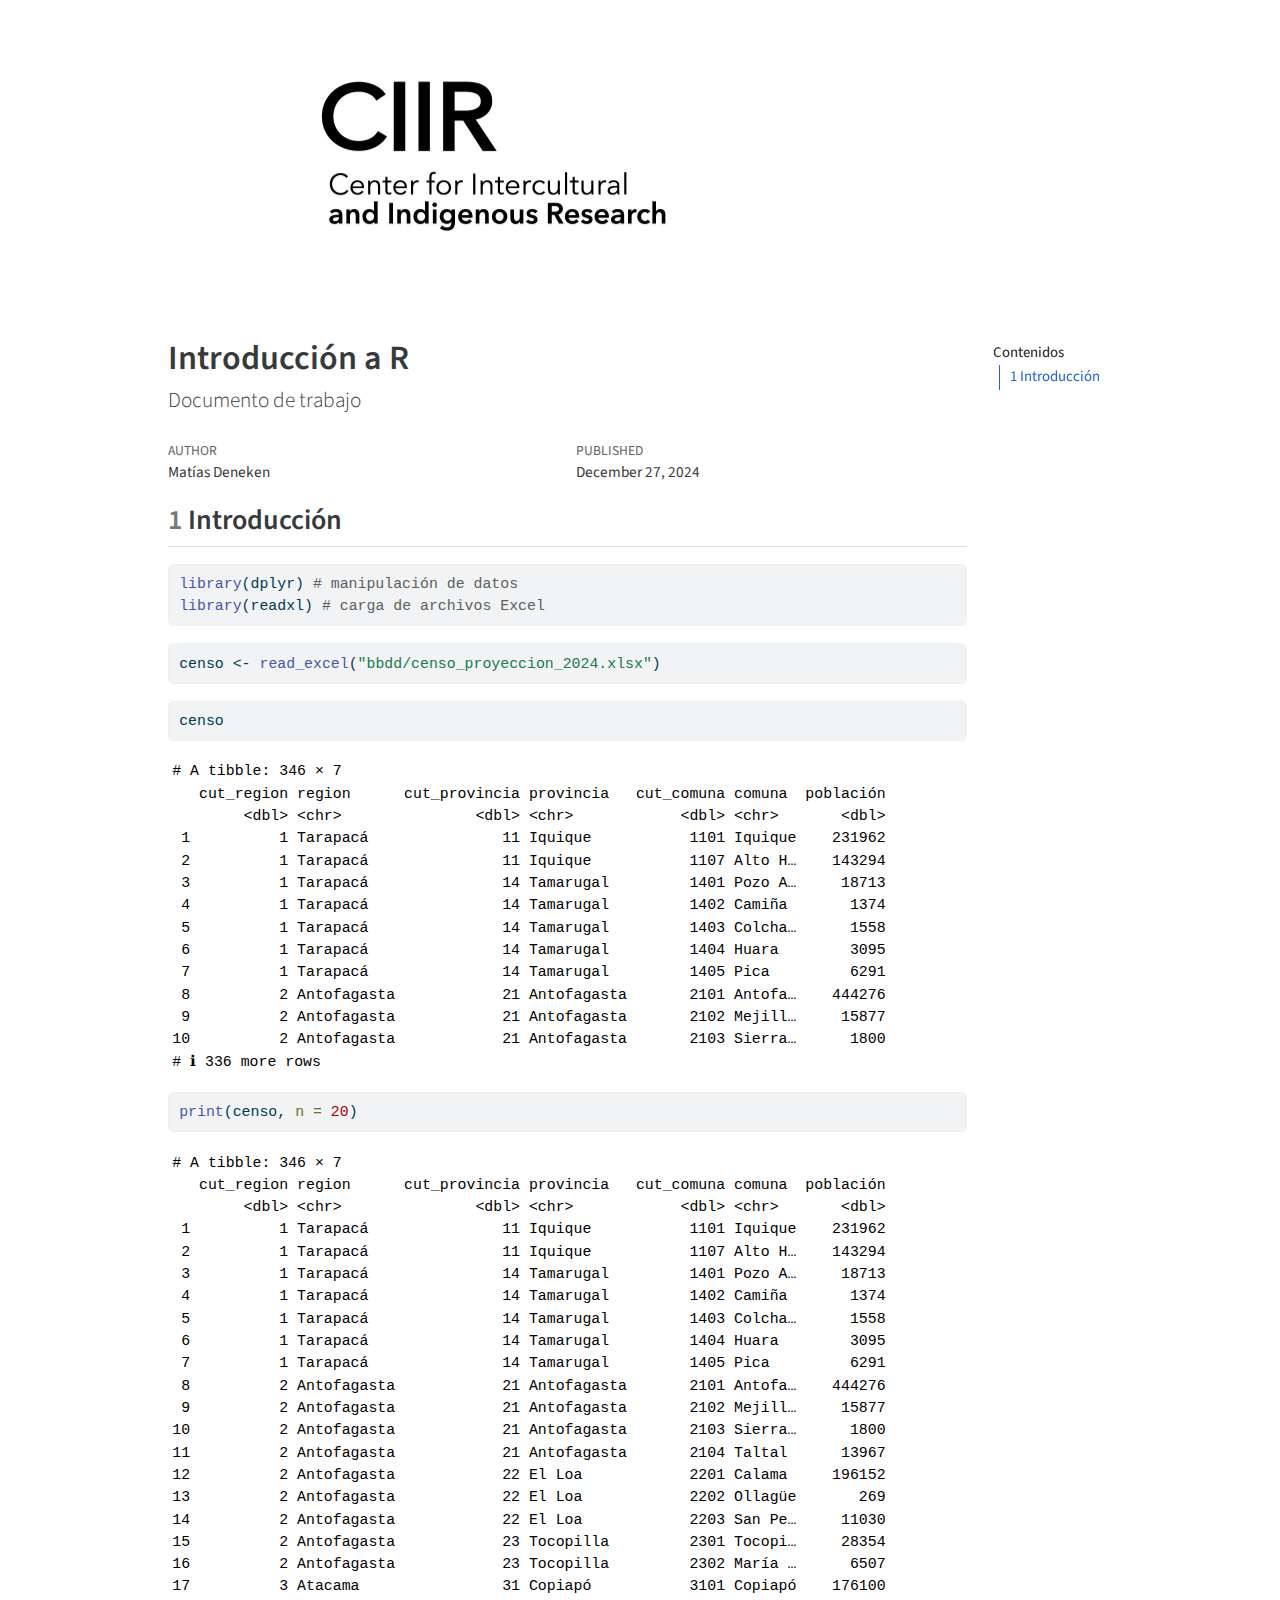
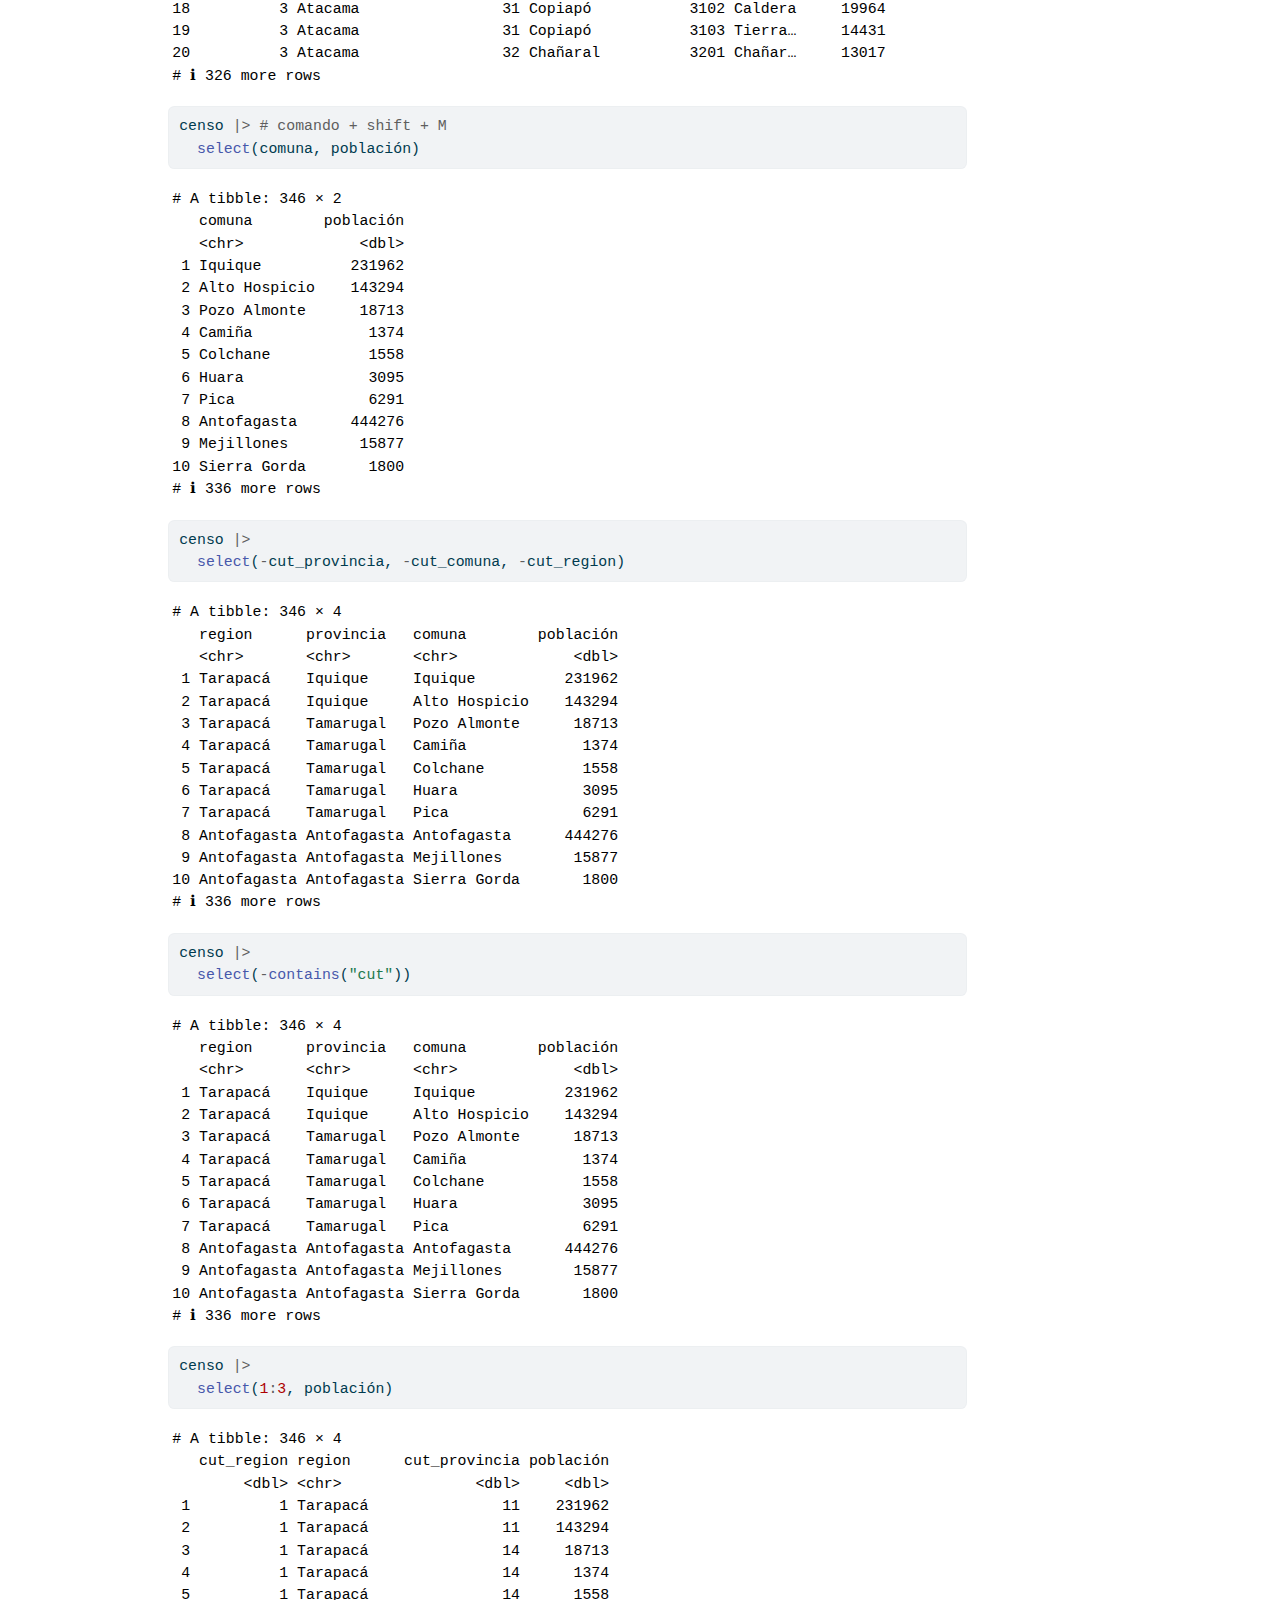
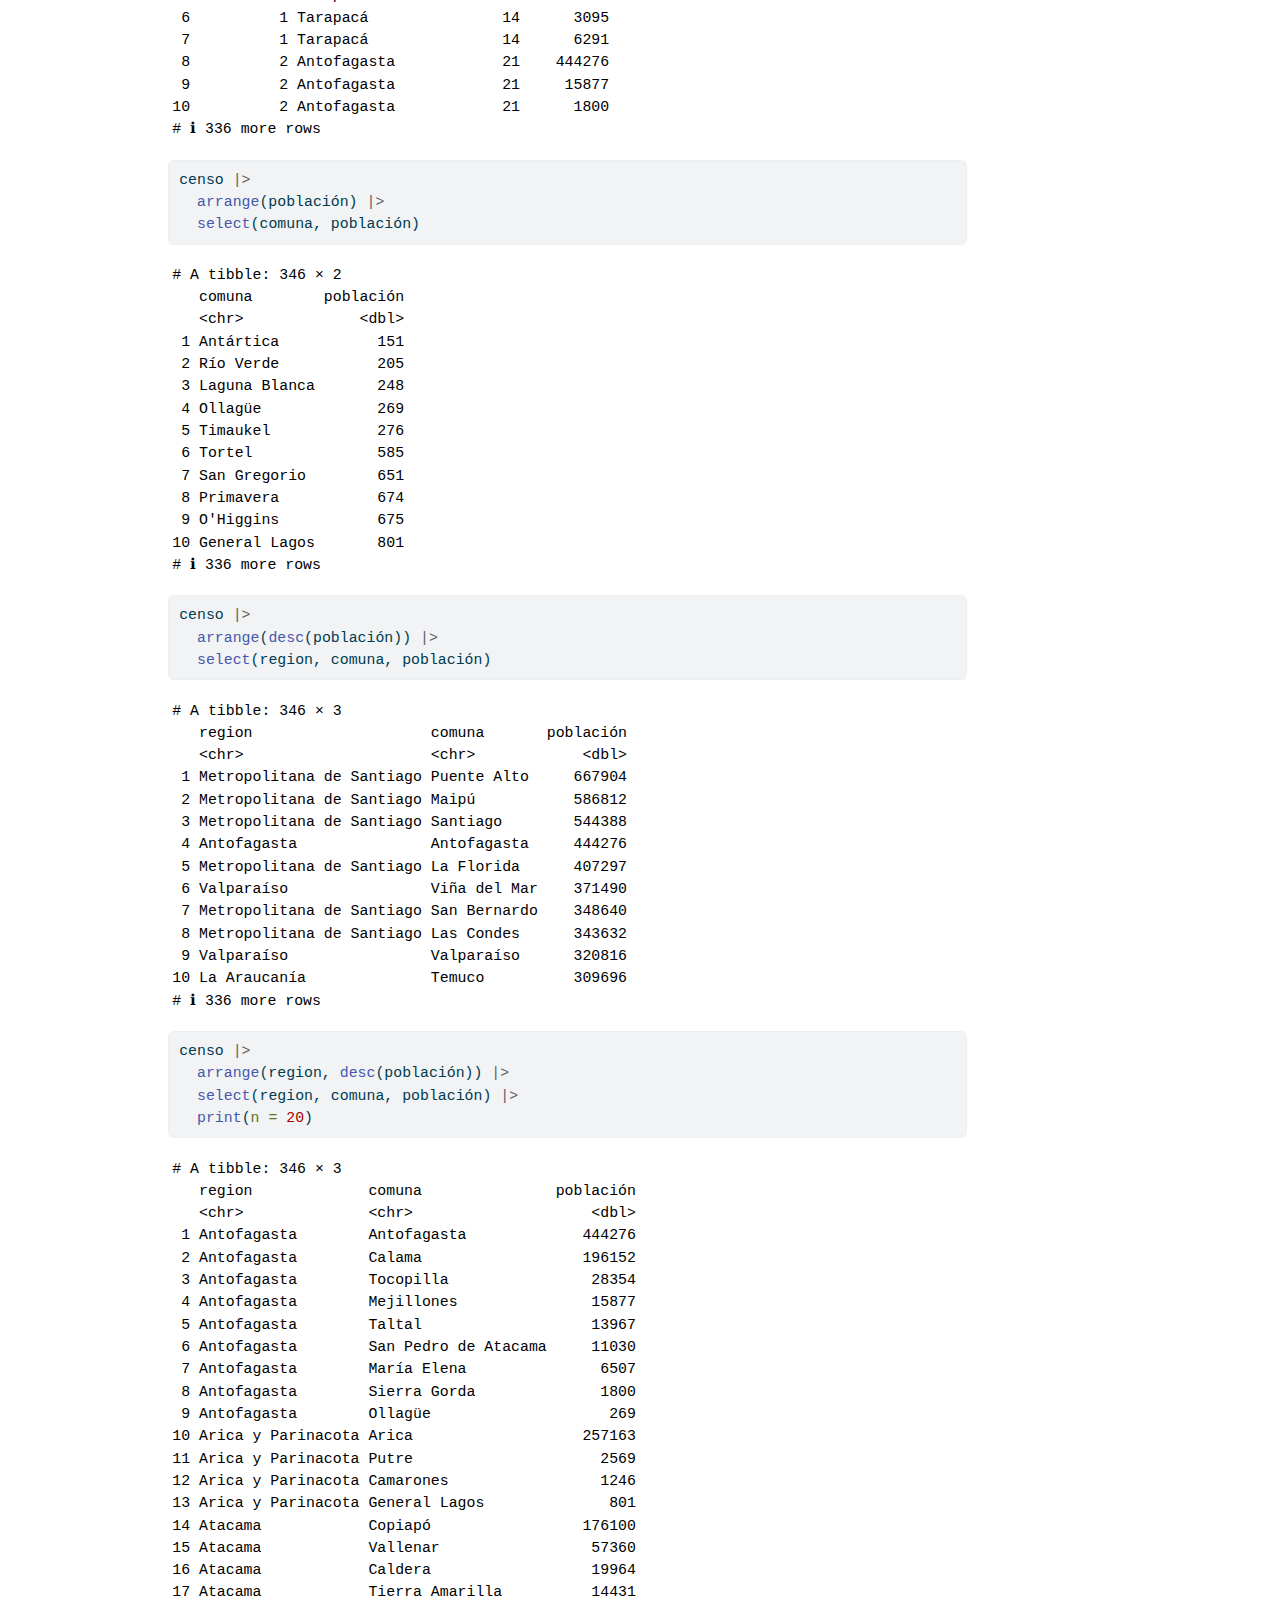
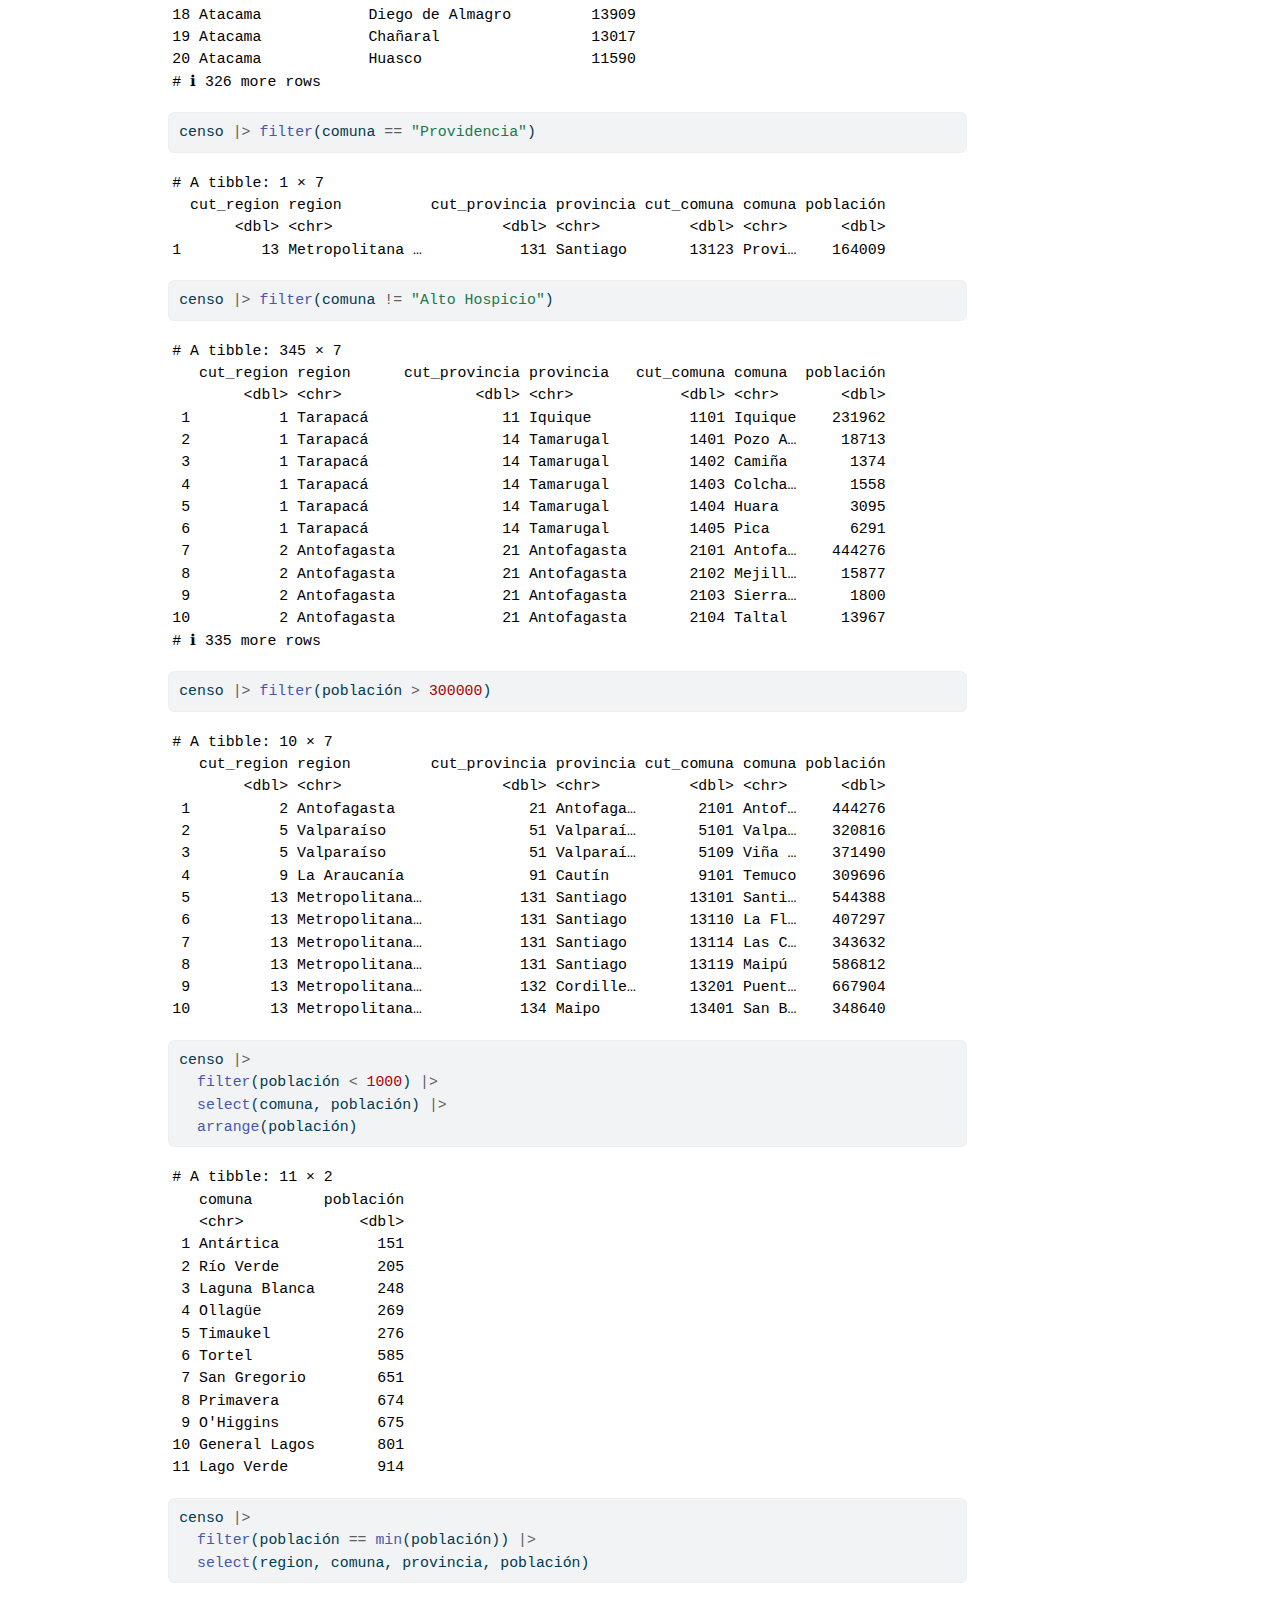
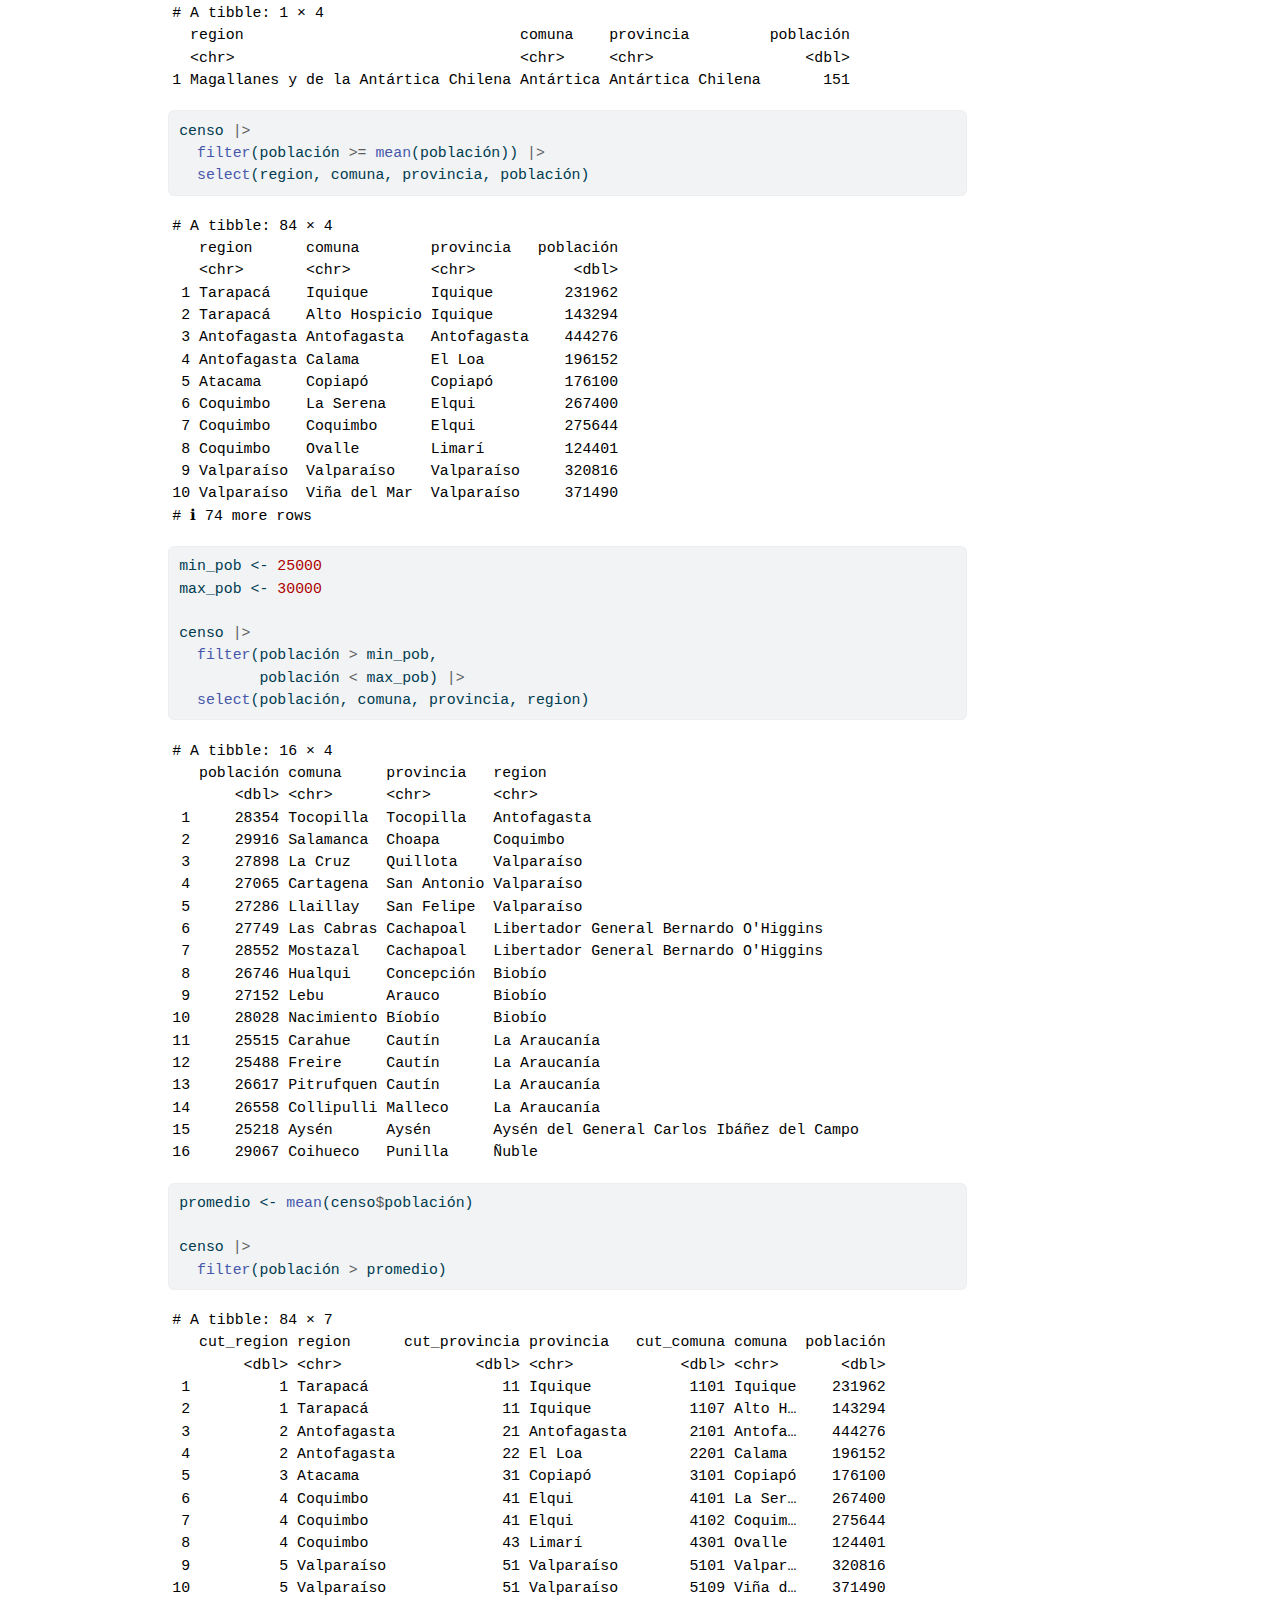
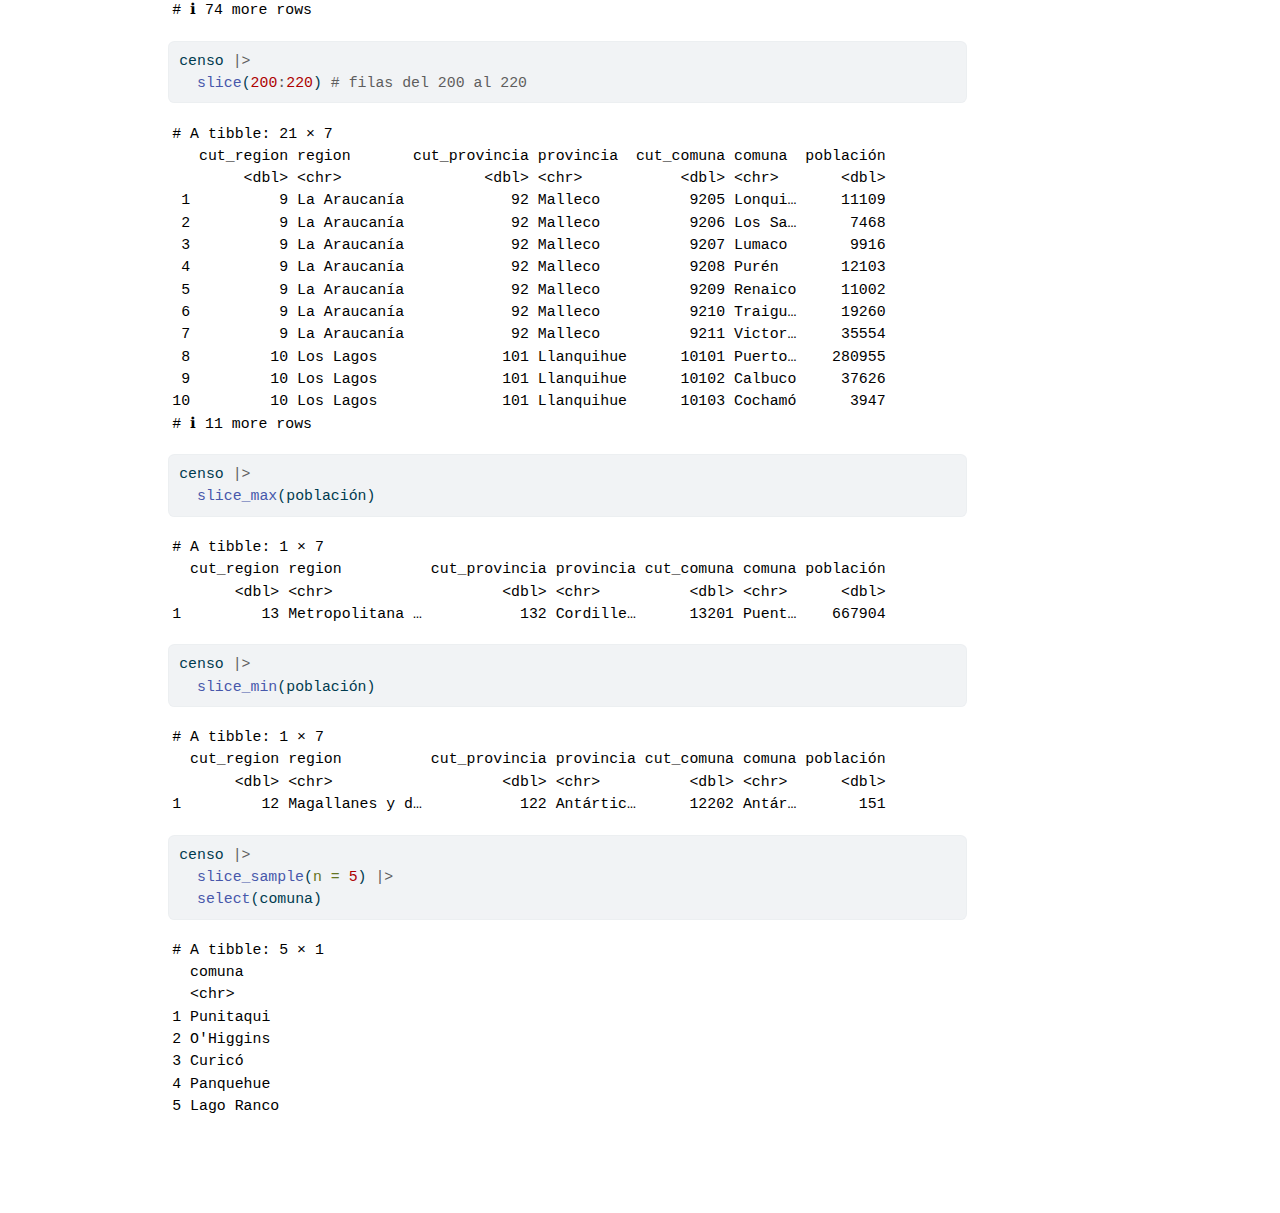
<file: clases/clase1/clase1.html>
<!DOCTYPE html>
<html xmlns="http://www.w3.org/1999/xhtml" lang="en" xml:lang="en"><head>

<meta charset="utf-8">
<meta name="generator" content="quarto-1.5.56">

<meta name="viewport" content="width=device-width, initial-scale=1.0, user-scalable=yes">

<meta name="author" content="Matías Deneken">
<meta name="dcterms.date" content="2024-12-27">

<title>Introducción a R</title>
<style>
code{white-space: pre-wrap;}
span.smallcaps{font-variant: small-caps;}
div.columns{display: flex; gap: min(4vw, 1.5em);}
div.column{flex: auto; overflow-x: auto;}
div.hanging-indent{margin-left: 1.5em; text-indent: -1.5em;}
ul.task-list{list-style: none;}
ul.task-list li input[type="checkbox"] {
  width: 0.8em;
  margin: 0 0.8em 0.2em -1em; /* quarto-specific, see https://github.com/quarto-dev/quarto-cli/issues/4556 */ 
  vertical-align: middle;
}
/* CSS for syntax highlighting */
pre > code.sourceCode { white-space: pre; position: relative; }
pre > code.sourceCode > span { line-height: 1.25; }
pre > code.sourceCode > span:empty { height: 1.2em; }
.sourceCode { overflow: visible; }
code.sourceCode > span { color: inherit; text-decoration: inherit; }
div.sourceCode { margin: 1em 0; }
pre.sourceCode { margin: 0; }
@media screen {
div.sourceCode { overflow: auto; }
}
@media print {
pre > code.sourceCode { white-space: pre-wrap; }
pre > code.sourceCode > span { display: inline-block; text-indent: -5em; padding-left: 5em; }
}
pre.numberSource code
  { counter-reset: source-line 0; }
pre.numberSource code > span
  { position: relative; left: -4em; counter-increment: source-line; }
pre.numberSource code > span > a:first-child::before
  { content: counter(source-line);
    position: relative; left: -1em; text-align: right; vertical-align: baseline;
    border: none; display: inline-block;
    -webkit-touch-callout: none; -webkit-user-select: none;
    -khtml-user-select: none; -moz-user-select: none;
    -ms-user-select: none; user-select: none;
    padding: 0 4px; width: 4em;
  }
pre.numberSource { margin-left: 3em;  padding-left: 4px; }
div.sourceCode
  {   }
@media screen {
pre > code.sourceCode > span > a:first-child::before { text-decoration: underline; }
}
</style>


<script src="clase1_files/libs/clipboard/clipboard.min.js"></script>
<script src="clase1_files/libs/quarto-html/quarto.js"></script>
<script src="clase1_files/libs/quarto-html/popper.min.js"></script>
<script src="clase1_files/libs/quarto-html/tippy.umd.min.js"></script>
<script src="clase1_files/libs/quarto-html/anchor.min.js"></script>
<link href="clase1_files/libs/quarto-html/tippy.css" rel="stylesheet">
<link href="clase1_files/libs/quarto-html/quarto-syntax-highlighting.css" rel="stylesheet" id="quarto-text-highlighting-styles">
<script src="clase1_files/libs/bootstrap/bootstrap.min.js"></script>
<link href="clase1_files/libs/bootstrap/bootstrap-icons.css" rel="stylesheet">
<link href="clase1_files/libs/bootstrap/bootstrap.min.css" rel="stylesheet" id="quarto-bootstrap" data-mode="light">
<style>
  body::before {
    content: url('img/ciir_en-negro-vertical.jpg');
    display: block;
    text-align: left;
    margin-bottom: 5px; /* Reducido a 5px para un espacio mínimo */
    transform: scale(0.5);
  }
  body::before img {
    max-width: 100px;
    height: auto;
  }
  #title-block-header {
    margin-top: 0; /* Eliminado el margen superior */
  }
  .quarto-title {
    margin-top: 0; /* Asegura que no haya espacio extra arriba del título */
  }
</style>


</head>

<body>

<div id="quarto-content" class="page-columns page-rows-contents page-layout-article">
<div id="quarto-margin-sidebar" class="sidebar margin-sidebar">
  <nav id="TOC" role="doc-toc" class="toc-active">
    <h2 id="toc-title">Contenidos</h2>
   
  <ul>
  <li><a href="#introducción" id="toc-introducción" class="nav-link active" data-scroll-target="#introducción"><span class="header-section-number">1</span> Introducción</a></li>
  </ul>
</nav>
</div>
<main class="content" id="quarto-document-content">

<header id="title-block-header" class="quarto-title-block default">
<div class="quarto-title">
<h1 class="title">Introducción a R</h1>
<p class="subtitle lead">Documento de trabajo</p>
</div>



<div class="quarto-title-meta">

    <div>
    <div class="quarto-title-meta-heading">Author</div>
    <div class="quarto-title-meta-contents">
             <p>Matías Deneken </p>
          </div>
  </div>
    
    <div>
    <div class="quarto-title-meta-heading">Published</div>
    <div class="quarto-title-meta-contents">
      <p class="date">December 27, 2024</p>
    </div>
  </div>
  
    
  </div>
  


</header>


<section id="introducción" class="level2" data-number="1">
<h2 data-number="1" class="anchored" data-anchor-id="introducción"><span class="header-section-number">1</span> Introducción</h2>
<div class="cell">
<div class="sourceCode cell-code" id="cb1"><pre class="sourceCode r code-with-copy"><code class="sourceCode r"><span id="cb1-1"><a href="#cb1-1" aria-hidden="true" tabindex="-1"></a><span class="fu">library</span>(dplyr) <span class="co"># manipulación de datos</span></span>
<span id="cb1-2"><a href="#cb1-2" aria-hidden="true" tabindex="-1"></a><span class="fu">library</span>(readxl) <span class="co"># carga de archivos Excel</span></span></code><button title="Copy to Clipboard" class="code-copy-button"><i class="bi"></i></button></pre></div>
</div>
<div class="cell">
<div class="sourceCode cell-code" id="cb2"><pre class="sourceCode r code-with-copy"><code class="sourceCode r"><span id="cb2-1"><a href="#cb2-1" aria-hidden="true" tabindex="-1"></a>censo <span class="ot">&lt;-</span> <span class="fu">read_excel</span>(<span class="st">"bbdd/censo_proyeccion_2024.xlsx"</span>)</span></code><button title="Copy to Clipboard" class="code-copy-button"><i class="bi"></i></button></pre></div>
</div>
<div class="cell">
<div class="sourceCode cell-code" id="cb3"><pre class="sourceCode r code-with-copy"><code class="sourceCode r"><span id="cb3-1"><a href="#cb3-1" aria-hidden="true" tabindex="-1"></a>censo</span></code><button title="Copy to Clipboard" class="code-copy-button"><i class="bi"></i></button></pre></div>
<div class="cell-output cell-output-stdout">
<pre><code># A tibble: 346 × 7
   cut_region region      cut_provincia provincia   cut_comuna comuna  población
        &lt;dbl&gt; &lt;chr&gt;               &lt;dbl&gt; &lt;chr&gt;            &lt;dbl&gt; &lt;chr&gt;       &lt;dbl&gt;
 1          1 Tarapacá               11 Iquique           1101 Iquique    231962
 2          1 Tarapacá               11 Iquique           1107 Alto H…    143294
 3          1 Tarapacá               14 Tamarugal         1401 Pozo A…     18713
 4          1 Tarapacá               14 Tamarugal         1402 Camiña       1374
 5          1 Tarapacá               14 Tamarugal         1403 Colcha…      1558
 6          1 Tarapacá               14 Tamarugal         1404 Huara        3095
 7          1 Tarapacá               14 Tamarugal         1405 Pica         6291
 8          2 Antofagasta            21 Antofagasta       2101 Antofa…    444276
 9          2 Antofagasta            21 Antofagasta       2102 Mejill…     15877
10          2 Antofagasta            21 Antofagasta       2103 Sierra…      1800
# ℹ 336 more rows</code></pre>
</div>
</div>
<div class="cell">
<div class="sourceCode cell-code" id="cb5"><pre class="sourceCode r code-with-copy"><code class="sourceCode r"><span id="cb5-1"><a href="#cb5-1" aria-hidden="true" tabindex="-1"></a><span class="fu">print</span>(censo, <span class="at">n =</span> <span class="dv">20</span>)</span></code><button title="Copy to Clipboard" class="code-copy-button"><i class="bi"></i></button></pre></div>
<div class="cell-output cell-output-stdout">
<pre><code># A tibble: 346 × 7
   cut_region region      cut_provincia provincia   cut_comuna comuna  población
        &lt;dbl&gt; &lt;chr&gt;               &lt;dbl&gt; &lt;chr&gt;            &lt;dbl&gt; &lt;chr&gt;       &lt;dbl&gt;
 1          1 Tarapacá               11 Iquique           1101 Iquique    231962
 2          1 Tarapacá               11 Iquique           1107 Alto H…    143294
 3          1 Tarapacá               14 Tamarugal         1401 Pozo A…     18713
 4          1 Tarapacá               14 Tamarugal         1402 Camiña       1374
 5          1 Tarapacá               14 Tamarugal         1403 Colcha…      1558
 6          1 Tarapacá               14 Tamarugal         1404 Huara        3095
 7          1 Tarapacá               14 Tamarugal         1405 Pica         6291
 8          2 Antofagasta            21 Antofagasta       2101 Antofa…    444276
 9          2 Antofagasta            21 Antofagasta       2102 Mejill…     15877
10          2 Antofagasta            21 Antofagasta       2103 Sierra…      1800
11          2 Antofagasta            21 Antofagasta       2104 Taltal      13967
12          2 Antofagasta            22 El Loa            2201 Calama     196152
13          2 Antofagasta            22 El Loa            2202 Ollagüe       269
14          2 Antofagasta            22 El Loa            2203 San Pe…     11030
15          2 Antofagasta            23 Tocopilla         2301 Tocopi…     28354
16          2 Antofagasta            23 Tocopilla         2302 María …      6507
17          3 Atacama                31 Copiapó           3101 Copiapó    176100
18          3 Atacama                31 Copiapó           3102 Caldera     19964
19          3 Atacama                31 Copiapó           3103 Tierra…     14431
20          3 Atacama                32 Chañaral          3201 Chañar…     13017
# ℹ 326 more rows</code></pre>
</div>
</div>
<div class="cell">
<div class="sourceCode cell-code" id="cb7"><pre class="sourceCode r code-with-copy"><code class="sourceCode r"><span id="cb7-1"><a href="#cb7-1" aria-hidden="true" tabindex="-1"></a>censo <span class="sc">|&gt;</span> <span class="co"># comando + shift + M</span></span>
<span id="cb7-2"><a href="#cb7-2" aria-hidden="true" tabindex="-1"></a>  <span class="fu">select</span>(comuna, población)</span></code><button title="Copy to Clipboard" class="code-copy-button"><i class="bi"></i></button></pre></div>
<div class="cell-output cell-output-stdout">
<pre><code># A tibble: 346 × 2
   comuna        población
   &lt;chr&gt;             &lt;dbl&gt;
 1 Iquique          231962
 2 Alto Hospicio    143294
 3 Pozo Almonte      18713
 4 Camiña             1374
 5 Colchane           1558
 6 Huara              3095
 7 Pica               6291
 8 Antofagasta      444276
 9 Mejillones        15877
10 Sierra Gorda       1800
# ℹ 336 more rows</code></pre>
</div>
</div>
<div class="cell">
<div class="sourceCode cell-code" id="cb9"><pre class="sourceCode r code-with-copy"><code class="sourceCode r"><span id="cb9-1"><a href="#cb9-1" aria-hidden="true" tabindex="-1"></a>censo <span class="sc">|&gt;</span> </span>
<span id="cb9-2"><a href="#cb9-2" aria-hidden="true" tabindex="-1"></a>  <span class="fu">select</span>(<span class="sc">-</span>cut_provincia, <span class="sc">-</span>cut_comuna, <span class="sc">-</span>cut_region)</span></code><button title="Copy to Clipboard" class="code-copy-button"><i class="bi"></i></button></pre></div>
<div class="cell-output cell-output-stdout">
<pre><code># A tibble: 346 × 4
   region      provincia   comuna        población
   &lt;chr&gt;       &lt;chr&gt;       &lt;chr&gt;             &lt;dbl&gt;
 1 Tarapacá    Iquique     Iquique          231962
 2 Tarapacá    Iquique     Alto Hospicio    143294
 3 Tarapacá    Tamarugal   Pozo Almonte      18713
 4 Tarapacá    Tamarugal   Camiña             1374
 5 Tarapacá    Tamarugal   Colchane           1558
 6 Tarapacá    Tamarugal   Huara              3095
 7 Tarapacá    Tamarugal   Pica               6291
 8 Antofagasta Antofagasta Antofagasta      444276
 9 Antofagasta Antofagasta Mejillones        15877
10 Antofagasta Antofagasta Sierra Gorda       1800
# ℹ 336 more rows</code></pre>
</div>
</div>
<div class="cell">
<div class="sourceCode cell-code" id="cb11"><pre class="sourceCode r code-with-copy"><code class="sourceCode r"><span id="cb11-1"><a href="#cb11-1" aria-hidden="true" tabindex="-1"></a>censo <span class="sc">|&gt;</span> </span>
<span id="cb11-2"><a href="#cb11-2" aria-hidden="true" tabindex="-1"></a>  <span class="fu">select</span>(<span class="sc">-</span><span class="fu">contains</span>(<span class="st">"cut"</span>))</span></code><button title="Copy to Clipboard" class="code-copy-button"><i class="bi"></i></button></pre></div>
<div class="cell-output cell-output-stdout">
<pre><code># A tibble: 346 × 4
   region      provincia   comuna        población
   &lt;chr&gt;       &lt;chr&gt;       &lt;chr&gt;             &lt;dbl&gt;
 1 Tarapacá    Iquique     Iquique          231962
 2 Tarapacá    Iquique     Alto Hospicio    143294
 3 Tarapacá    Tamarugal   Pozo Almonte      18713
 4 Tarapacá    Tamarugal   Camiña             1374
 5 Tarapacá    Tamarugal   Colchane           1558
 6 Tarapacá    Tamarugal   Huara              3095
 7 Tarapacá    Tamarugal   Pica               6291
 8 Antofagasta Antofagasta Antofagasta      444276
 9 Antofagasta Antofagasta Mejillones        15877
10 Antofagasta Antofagasta Sierra Gorda       1800
# ℹ 336 more rows</code></pre>
</div>
</div>
<div class="cell">
<div class="sourceCode cell-code" id="cb13"><pre class="sourceCode r code-with-copy"><code class="sourceCode r"><span id="cb13-1"><a href="#cb13-1" aria-hidden="true" tabindex="-1"></a>censo <span class="sc">|&gt;</span> </span>
<span id="cb13-2"><a href="#cb13-2" aria-hidden="true" tabindex="-1"></a>  <span class="fu">select</span>(<span class="dv">1</span><span class="sc">:</span><span class="dv">3</span>, población)</span></code><button title="Copy to Clipboard" class="code-copy-button"><i class="bi"></i></button></pre></div>
<div class="cell-output cell-output-stdout">
<pre><code># A tibble: 346 × 4
   cut_region region      cut_provincia población
        &lt;dbl&gt; &lt;chr&gt;               &lt;dbl&gt;     &lt;dbl&gt;
 1          1 Tarapacá               11    231962
 2          1 Tarapacá               11    143294
 3          1 Tarapacá               14     18713
 4          1 Tarapacá               14      1374
 5          1 Tarapacá               14      1558
 6          1 Tarapacá               14      3095
 7          1 Tarapacá               14      6291
 8          2 Antofagasta            21    444276
 9          2 Antofagasta            21     15877
10          2 Antofagasta            21      1800
# ℹ 336 more rows</code></pre>
</div>
</div>
<div class="cell">
<div class="sourceCode cell-code" id="cb15"><pre class="sourceCode r code-with-copy"><code class="sourceCode r"><span id="cb15-1"><a href="#cb15-1" aria-hidden="true" tabindex="-1"></a>censo <span class="sc">|&gt;</span></span>
<span id="cb15-2"><a href="#cb15-2" aria-hidden="true" tabindex="-1"></a>  <span class="fu">arrange</span>(población) <span class="sc">|&gt;</span></span>
<span id="cb15-3"><a href="#cb15-3" aria-hidden="true" tabindex="-1"></a>  <span class="fu">select</span>(comuna, población)</span></code><button title="Copy to Clipboard" class="code-copy-button"><i class="bi"></i></button></pre></div>
<div class="cell-output cell-output-stdout">
<pre><code># A tibble: 346 × 2
   comuna        población
   &lt;chr&gt;             &lt;dbl&gt;
 1 Antártica           151
 2 Río Verde           205
 3 Laguna Blanca       248
 4 Ollagüe             269
 5 Timaukel            276
 6 Tortel              585
 7 San Gregorio        651
 8 Primavera           674
 9 O'Higgins           675
10 General Lagos       801
# ℹ 336 more rows</code></pre>
</div>
</div>
<div class="cell">
<div class="sourceCode cell-code" id="cb17"><pre class="sourceCode r code-with-copy"><code class="sourceCode r"><span id="cb17-1"><a href="#cb17-1" aria-hidden="true" tabindex="-1"></a>censo <span class="sc">|&gt;</span> </span>
<span id="cb17-2"><a href="#cb17-2" aria-hidden="true" tabindex="-1"></a>  <span class="fu">arrange</span>(<span class="fu">desc</span>(población)) <span class="sc">|&gt;</span> </span>
<span id="cb17-3"><a href="#cb17-3" aria-hidden="true" tabindex="-1"></a>  <span class="fu">select</span>(region, comuna, población)</span></code><button title="Copy to Clipboard" class="code-copy-button"><i class="bi"></i></button></pre></div>
<div class="cell-output cell-output-stdout">
<pre><code># A tibble: 346 × 3
   region                    comuna       población
   &lt;chr&gt;                     &lt;chr&gt;            &lt;dbl&gt;
 1 Metropolitana de Santiago Puente Alto     667904
 2 Metropolitana de Santiago Maipú           586812
 3 Metropolitana de Santiago Santiago        544388
 4 Antofagasta               Antofagasta     444276
 5 Metropolitana de Santiago La Florida      407297
 6 Valparaíso                Viña del Mar    371490
 7 Metropolitana de Santiago San Bernardo    348640
 8 Metropolitana de Santiago Las Condes      343632
 9 Valparaíso                Valparaíso      320816
10 La Araucanía              Temuco          309696
# ℹ 336 more rows</code></pre>
</div>
</div>
<div class="cell">
<div class="sourceCode cell-code" id="cb19"><pre class="sourceCode r code-with-copy"><code class="sourceCode r"><span id="cb19-1"><a href="#cb19-1" aria-hidden="true" tabindex="-1"></a>censo <span class="sc">|&gt;</span> </span>
<span id="cb19-2"><a href="#cb19-2" aria-hidden="true" tabindex="-1"></a>  <span class="fu">arrange</span>(region, <span class="fu">desc</span>(población)) <span class="sc">|&gt;</span> </span>
<span id="cb19-3"><a href="#cb19-3" aria-hidden="true" tabindex="-1"></a>  <span class="fu">select</span>(region, comuna, población) <span class="sc">|&gt;</span> </span>
<span id="cb19-4"><a href="#cb19-4" aria-hidden="true" tabindex="-1"></a>  <span class="fu">print</span>(<span class="at">n =</span> <span class="dv">20</span>)</span></code><button title="Copy to Clipboard" class="code-copy-button"><i class="bi"></i></button></pre></div>
<div class="cell-output cell-output-stdout">
<pre><code># A tibble: 346 × 3
   region             comuna               población
   &lt;chr&gt;              &lt;chr&gt;                    &lt;dbl&gt;
 1 Antofagasta        Antofagasta             444276
 2 Antofagasta        Calama                  196152
 3 Antofagasta        Tocopilla                28354
 4 Antofagasta        Mejillones               15877
 5 Antofagasta        Taltal                   13967
 6 Antofagasta        San Pedro de Atacama     11030
 7 Antofagasta        María Elena               6507
 8 Antofagasta        Sierra Gorda              1800
 9 Antofagasta        Ollagüe                    269
10 Arica y Parinacota Arica                   257163
11 Arica y Parinacota Putre                     2569
12 Arica y Parinacota Camarones                 1246
13 Arica y Parinacota General Lagos              801
14 Atacama            Copiapó                 176100
15 Atacama            Vallenar                 57360
16 Atacama            Caldera                  19964
17 Atacama            Tierra Amarilla          14431
18 Atacama            Diego de Almagro         13909
19 Atacama            Chañaral                 13017
20 Atacama            Huasco                   11590
# ℹ 326 more rows</code></pre>
</div>
</div>
<div class="cell">
<div class="sourceCode cell-code" id="cb21"><pre class="sourceCode r code-with-copy"><code class="sourceCode r"><span id="cb21-1"><a href="#cb21-1" aria-hidden="true" tabindex="-1"></a>censo <span class="sc">|&gt;</span> <span class="fu">filter</span>(comuna <span class="sc">==</span> <span class="st">"Providencia"</span>)</span></code><button title="Copy to Clipboard" class="code-copy-button"><i class="bi"></i></button></pre></div>
<div class="cell-output cell-output-stdout">
<pre><code># A tibble: 1 × 7
  cut_region region          cut_provincia provincia cut_comuna comuna población
       &lt;dbl&gt; &lt;chr&gt;                   &lt;dbl&gt; &lt;chr&gt;          &lt;dbl&gt; &lt;chr&gt;      &lt;dbl&gt;
1         13 Metropolitana …           131 Santiago       13123 Provi…    164009</code></pre>
</div>
</div>
<div class="cell">
<div class="sourceCode cell-code" id="cb23"><pre class="sourceCode r code-with-copy"><code class="sourceCode r"><span id="cb23-1"><a href="#cb23-1" aria-hidden="true" tabindex="-1"></a>censo <span class="sc">|&gt;</span> <span class="fu">filter</span>(comuna <span class="sc">!=</span> <span class="st">"Alto Hospicio"</span>)</span></code><button title="Copy to Clipboard" class="code-copy-button"><i class="bi"></i></button></pre></div>
<div class="cell-output cell-output-stdout">
<pre><code># A tibble: 345 × 7
   cut_region region      cut_provincia provincia   cut_comuna comuna  población
        &lt;dbl&gt; &lt;chr&gt;               &lt;dbl&gt; &lt;chr&gt;            &lt;dbl&gt; &lt;chr&gt;       &lt;dbl&gt;
 1          1 Tarapacá               11 Iquique           1101 Iquique    231962
 2          1 Tarapacá               14 Tamarugal         1401 Pozo A…     18713
 3          1 Tarapacá               14 Tamarugal         1402 Camiña       1374
 4          1 Tarapacá               14 Tamarugal         1403 Colcha…      1558
 5          1 Tarapacá               14 Tamarugal         1404 Huara        3095
 6          1 Tarapacá               14 Tamarugal         1405 Pica         6291
 7          2 Antofagasta            21 Antofagasta       2101 Antofa…    444276
 8          2 Antofagasta            21 Antofagasta       2102 Mejill…     15877
 9          2 Antofagasta            21 Antofagasta       2103 Sierra…      1800
10          2 Antofagasta            21 Antofagasta       2104 Taltal      13967
# ℹ 335 more rows</code></pre>
</div>
</div>
<div class="cell">
<div class="sourceCode cell-code" id="cb25"><pre class="sourceCode r code-with-copy"><code class="sourceCode r"><span id="cb25-1"><a href="#cb25-1" aria-hidden="true" tabindex="-1"></a>censo <span class="sc">|&gt;</span> <span class="fu">filter</span>(población <span class="sc">&gt;</span> <span class="dv">300000</span>)</span></code><button title="Copy to Clipboard" class="code-copy-button"><i class="bi"></i></button></pre></div>
<div class="cell-output cell-output-stdout">
<pre><code># A tibble: 10 × 7
   cut_region region         cut_provincia provincia cut_comuna comuna población
        &lt;dbl&gt; &lt;chr&gt;                  &lt;dbl&gt; &lt;chr&gt;          &lt;dbl&gt; &lt;chr&gt;      &lt;dbl&gt;
 1          2 Antofagasta               21 Antofaga…       2101 Antof…    444276
 2          5 Valparaíso                51 Valparaí…       5101 Valpa…    320816
 3          5 Valparaíso                51 Valparaí…       5109 Viña …    371490
 4          9 La Araucanía              91 Cautín          9101 Temuco    309696
 5         13 Metropolitana…           131 Santiago       13101 Santi…    544388
 6         13 Metropolitana…           131 Santiago       13110 La Fl…    407297
 7         13 Metropolitana…           131 Santiago       13114 Las C…    343632
 8         13 Metropolitana…           131 Santiago       13119 Maipú     586812
 9         13 Metropolitana…           132 Cordille…      13201 Puent…    667904
10         13 Metropolitana…           134 Maipo          13401 San B…    348640</code></pre>
</div>
</div>
<div class="cell">
<div class="sourceCode cell-code" id="cb27"><pre class="sourceCode r code-with-copy"><code class="sourceCode r"><span id="cb27-1"><a href="#cb27-1" aria-hidden="true" tabindex="-1"></a>censo <span class="sc">|&gt;</span> </span>
<span id="cb27-2"><a href="#cb27-2" aria-hidden="true" tabindex="-1"></a>  <span class="fu">filter</span>(población <span class="sc">&lt;</span> <span class="dv">1000</span>) <span class="sc">|&gt;</span> </span>
<span id="cb27-3"><a href="#cb27-3" aria-hidden="true" tabindex="-1"></a>  <span class="fu">select</span>(comuna, población) <span class="sc">|&gt;</span> </span>
<span id="cb27-4"><a href="#cb27-4" aria-hidden="true" tabindex="-1"></a>  <span class="fu">arrange</span>(población)</span></code><button title="Copy to Clipboard" class="code-copy-button"><i class="bi"></i></button></pre></div>
<div class="cell-output cell-output-stdout">
<pre><code># A tibble: 11 × 2
   comuna        población
   &lt;chr&gt;             &lt;dbl&gt;
 1 Antártica           151
 2 Río Verde           205
 3 Laguna Blanca       248
 4 Ollagüe             269
 5 Timaukel            276
 6 Tortel              585
 7 San Gregorio        651
 8 Primavera           674
 9 O'Higgins           675
10 General Lagos       801
11 Lago Verde          914</code></pre>
</div>
</div>
<div class="cell">
<div class="sourceCode cell-code" id="cb29"><pre class="sourceCode r code-with-copy"><code class="sourceCode r"><span id="cb29-1"><a href="#cb29-1" aria-hidden="true" tabindex="-1"></a>censo <span class="sc">|&gt;</span> </span>
<span id="cb29-2"><a href="#cb29-2" aria-hidden="true" tabindex="-1"></a>  <span class="fu">filter</span>(población <span class="sc">==</span> <span class="fu">min</span>(población)) <span class="sc">|&gt;</span> </span>
<span id="cb29-3"><a href="#cb29-3" aria-hidden="true" tabindex="-1"></a>  <span class="fu">select</span>(region, comuna, provincia, población)</span></code><button title="Copy to Clipboard" class="code-copy-button"><i class="bi"></i></button></pre></div>
<div class="cell-output cell-output-stdout">
<pre><code># A tibble: 1 × 4
  region                               comuna    provincia         población
  &lt;chr&gt;                                &lt;chr&gt;     &lt;chr&gt;                 &lt;dbl&gt;
1 Magallanes y de la Antártica Chilena Antártica Antártica Chilena       151</code></pre>
</div>
</div>
<div class="cell">
<div class="sourceCode cell-code" id="cb31"><pre class="sourceCode r code-with-copy"><code class="sourceCode r"><span id="cb31-1"><a href="#cb31-1" aria-hidden="true" tabindex="-1"></a>censo <span class="sc">|&gt;</span> </span>
<span id="cb31-2"><a href="#cb31-2" aria-hidden="true" tabindex="-1"></a>  <span class="fu">filter</span>(población <span class="sc">&gt;=</span> <span class="fu">mean</span>(población)) <span class="sc">|&gt;</span> </span>
<span id="cb31-3"><a href="#cb31-3" aria-hidden="true" tabindex="-1"></a>  <span class="fu">select</span>(region, comuna, provincia, población)</span></code><button title="Copy to Clipboard" class="code-copy-button"><i class="bi"></i></button></pre></div>
<div class="cell-output cell-output-stdout">
<pre><code># A tibble: 84 × 4
   region      comuna        provincia   población
   &lt;chr&gt;       &lt;chr&gt;         &lt;chr&gt;           &lt;dbl&gt;
 1 Tarapacá    Iquique       Iquique        231962
 2 Tarapacá    Alto Hospicio Iquique        143294
 3 Antofagasta Antofagasta   Antofagasta    444276
 4 Antofagasta Calama        El Loa         196152
 5 Atacama     Copiapó       Copiapó        176100
 6 Coquimbo    La Serena     Elqui          267400
 7 Coquimbo    Coquimbo      Elqui          275644
 8 Coquimbo    Ovalle        Limarí         124401
 9 Valparaíso  Valparaíso    Valparaíso     320816
10 Valparaíso  Viña del Mar  Valparaíso     371490
# ℹ 74 more rows</code></pre>
</div>
</div>
<div class="cell">
<div class="sourceCode cell-code" id="cb33"><pre class="sourceCode r code-with-copy"><code class="sourceCode r"><span id="cb33-1"><a href="#cb33-1" aria-hidden="true" tabindex="-1"></a>min_pob <span class="ot">&lt;-</span> <span class="dv">25000</span></span>
<span id="cb33-2"><a href="#cb33-2" aria-hidden="true" tabindex="-1"></a>max_pob <span class="ot">&lt;-</span> <span class="dv">30000</span></span>
<span id="cb33-3"><a href="#cb33-3" aria-hidden="true" tabindex="-1"></a></span>
<span id="cb33-4"><a href="#cb33-4" aria-hidden="true" tabindex="-1"></a>censo <span class="sc">|&gt;</span> </span>
<span id="cb33-5"><a href="#cb33-5" aria-hidden="true" tabindex="-1"></a>  <span class="fu">filter</span>(población <span class="sc">&gt;</span> min_pob,</span>
<span id="cb33-6"><a href="#cb33-6" aria-hidden="true" tabindex="-1"></a>         población <span class="sc">&lt;</span> max_pob) <span class="sc">|&gt;</span> </span>
<span id="cb33-7"><a href="#cb33-7" aria-hidden="true" tabindex="-1"></a>  <span class="fu">select</span>(población, comuna, provincia, region)</span></code><button title="Copy to Clipboard" class="code-copy-button"><i class="bi"></i></button></pre></div>
<div class="cell-output cell-output-stdout">
<pre><code># A tibble: 16 × 4
   población comuna     provincia   region                                   
       &lt;dbl&gt; &lt;chr&gt;      &lt;chr&gt;       &lt;chr&gt;                                    
 1     28354 Tocopilla  Tocopilla   Antofagasta                              
 2     29916 Salamanca  Choapa      Coquimbo                                 
 3     27898 La Cruz    Quillota    Valparaíso                               
 4     27065 Cartagena  San Antonio Valparaíso                               
 5     27286 Llaillay   San Felipe  Valparaíso                               
 6     27749 Las Cabras Cachapoal   Libertador General Bernardo O'Higgins    
 7     28552 Mostazal   Cachapoal   Libertador General Bernardo O'Higgins    
 8     26746 Hualqui    Concepción  Biobío                                   
 9     27152 Lebu       Arauco      Biobío                                   
10     28028 Nacimiento Bíobío      Biobío                                   
11     25515 Carahue    Cautín      La Araucanía                             
12     25488 Freire     Cautín      La Araucanía                             
13     26617 Pitrufquen Cautín      La Araucanía                             
14     26558 Collipulli Malleco     La Araucanía                             
15     25218 Aysén      Aysén       Aysén del General Carlos Ibáñez del Campo
16     29067 Coihueco   Punilla     Ñuble                                    </code></pre>
</div>
</div>
<div class="cell">
<div class="sourceCode cell-code" id="cb35"><pre class="sourceCode r code-with-copy"><code class="sourceCode r"><span id="cb35-1"><a href="#cb35-1" aria-hidden="true" tabindex="-1"></a>promedio <span class="ot">&lt;-</span> <span class="fu">mean</span>(censo<span class="sc">$</span>población)</span>
<span id="cb35-2"><a href="#cb35-2" aria-hidden="true" tabindex="-1"></a></span>
<span id="cb35-3"><a href="#cb35-3" aria-hidden="true" tabindex="-1"></a>censo <span class="sc">|&gt;</span> </span>
<span id="cb35-4"><a href="#cb35-4" aria-hidden="true" tabindex="-1"></a>  <span class="fu">filter</span>(población <span class="sc">&gt;</span> promedio)</span></code><button title="Copy to Clipboard" class="code-copy-button"><i class="bi"></i></button></pre></div>
<div class="cell-output cell-output-stdout">
<pre><code># A tibble: 84 × 7
   cut_region region      cut_provincia provincia   cut_comuna comuna  población
        &lt;dbl&gt; &lt;chr&gt;               &lt;dbl&gt; &lt;chr&gt;            &lt;dbl&gt; &lt;chr&gt;       &lt;dbl&gt;
 1          1 Tarapacá               11 Iquique           1101 Iquique    231962
 2          1 Tarapacá               11 Iquique           1107 Alto H…    143294
 3          2 Antofagasta            21 Antofagasta       2101 Antofa…    444276
 4          2 Antofagasta            22 El Loa            2201 Calama     196152
 5          3 Atacama                31 Copiapó           3101 Copiapó    176100
 6          4 Coquimbo               41 Elqui             4101 La Ser…    267400
 7          4 Coquimbo               41 Elqui             4102 Coquim…    275644
 8          4 Coquimbo               43 Limarí            4301 Ovalle     124401
 9          5 Valparaíso             51 Valparaíso        5101 Valpar…    320816
10          5 Valparaíso             51 Valparaíso        5109 Viña d…    371490
# ℹ 74 more rows</code></pre>
</div>
</div>
<div class="cell">
<div class="sourceCode cell-code" id="cb37"><pre class="sourceCode r code-with-copy"><code class="sourceCode r"><span id="cb37-1"><a href="#cb37-1" aria-hidden="true" tabindex="-1"></a>censo <span class="sc">|&gt;</span> </span>
<span id="cb37-2"><a href="#cb37-2" aria-hidden="true" tabindex="-1"></a>  <span class="fu">slice</span>(<span class="dv">200</span><span class="sc">:</span><span class="dv">220</span>) <span class="co"># filas del 200 al 220</span></span></code><button title="Copy to Clipboard" class="code-copy-button"><i class="bi"></i></button></pre></div>
<div class="cell-output cell-output-stdout">
<pre><code># A tibble: 21 × 7
   cut_region region       cut_provincia provincia  cut_comuna comuna  población
        &lt;dbl&gt; &lt;chr&gt;                &lt;dbl&gt; &lt;chr&gt;           &lt;dbl&gt; &lt;chr&gt;       &lt;dbl&gt;
 1          9 La Araucanía            92 Malleco          9205 Lonqui…     11109
 2          9 La Araucanía            92 Malleco          9206 Los Sa…      7468
 3          9 La Araucanía            92 Malleco          9207 Lumaco       9916
 4          9 La Araucanía            92 Malleco          9208 Purén       12103
 5          9 La Araucanía            92 Malleco          9209 Renaico     11002
 6          9 La Araucanía            92 Malleco          9210 Traigu…     19260
 7          9 La Araucanía            92 Malleco          9211 Victor…     35554
 8         10 Los Lagos              101 Llanquihue      10101 Puerto…    280955
 9         10 Los Lagos              101 Llanquihue      10102 Calbuco     37626
10         10 Los Lagos              101 Llanquihue      10103 Cochamó      3947
# ℹ 11 more rows</code></pre>
</div>
</div>
<div class="cell">
<div class="sourceCode cell-code" id="cb39"><pre class="sourceCode r code-with-copy"><code class="sourceCode r"><span id="cb39-1"><a href="#cb39-1" aria-hidden="true" tabindex="-1"></a>censo <span class="sc">|&gt;</span> </span>
<span id="cb39-2"><a href="#cb39-2" aria-hidden="true" tabindex="-1"></a>  <span class="fu">slice_max</span>(población)</span></code><button title="Copy to Clipboard" class="code-copy-button"><i class="bi"></i></button></pre></div>
<div class="cell-output cell-output-stdout">
<pre><code># A tibble: 1 × 7
  cut_region region          cut_provincia provincia cut_comuna comuna población
       &lt;dbl&gt; &lt;chr&gt;                   &lt;dbl&gt; &lt;chr&gt;          &lt;dbl&gt; &lt;chr&gt;      &lt;dbl&gt;
1         13 Metropolitana …           132 Cordille…      13201 Puent…    667904</code></pre>
</div>
</div>
<div class="cell">
<div class="sourceCode cell-code" id="cb41"><pre class="sourceCode r code-with-copy"><code class="sourceCode r"><span id="cb41-1"><a href="#cb41-1" aria-hidden="true" tabindex="-1"></a>censo <span class="sc">|&gt;</span> </span>
<span id="cb41-2"><a href="#cb41-2" aria-hidden="true" tabindex="-1"></a>  <span class="fu">slice_min</span>(población)</span></code><button title="Copy to Clipboard" class="code-copy-button"><i class="bi"></i></button></pre></div>
<div class="cell-output cell-output-stdout">
<pre><code># A tibble: 1 × 7
  cut_region region          cut_provincia provincia cut_comuna comuna población
       &lt;dbl&gt; &lt;chr&gt;                   &lt;dbl&gt; &lt;chr&gt;          &lt;dbl&gt; &lt;chr&gt;      &lt;dbl&gt;
1         12 Magallanes y d…           122 Antártic…      12202 Antár…       151</code></pre>
</div>
</div>
<div class="cell">
<div class="sourceCode cell-code" id="cb43"><pre class="sourceCode r code-with-copy"><code class="sourceCode r"><span id="cb43-1"><a href="#cb43-1" aria-hidden="true" tabindex="-1"></a>censo <span class="sc">|&gt;</span> </span>
<span id="cb43-2"><a href="#cb43-2" aria-hidden="true" tabindex="-1"></a>  <span class="fu">slice_sample</span>(<span class="at">n =</span> <span class="dv">5</span>) <span class="sc">|&gt;</span> </span>
<span id="cb43-3"><a href="#cb43-3" aria-hidden="true" tabindex="-1"></a>  <span class="fu">select</span>(comuna)</span></code><button title="Copy to Clipboard" class="code-copy-button"><i class="bi"></i></button></pre></div>
<div class="cell-output cell-output-stdout">
<pre><code># A tibble: 5 × 1
  comuna    
  &lt;chr&gt;     
1 Punitaqui 
2 O'Higgins 
3 Curicó    
4 Panquehue 
5 Lago Ranco</code></pre>
</div>
</div>
</section>

</main>
<!-- /main column -->
<script id="quarto-html-after-body" type="application/javascript">
window.document.addEventListener("DOMContentLoaded", function (event) {
  const toggleBodyColorMode = (bsSheetEl) => {
    const mode = bsSheetEl.getAttribute("data-mode");
    const bodyEl = window.document.querySelector("body");
    if (mode === "dark") {
      bodyEl.classList.add("quarto-dark");
      bodyEl.classList.remove("quarto-light");
    } else {
      bodyEl.classList.add("quarto-light");
      bodyEl.classList.remove("quarto-dark");
    }
  }
  const toggleBodyColorPrimary = () => {
    const bsSheetEl = window.document.querySelector("link#quarto-bootstrap");
    if (bsSheetEl) {
      toggleBodyColorMode(bsSheetEl);
    }
  }
  toggleBodyColorPrimary();  
  const icon = "";
  const anchorJS = new window.AnchorJS();
  anchorJS.options = {
    placement: 'right',
    icon: icon
  };
  anchorJS.add('.anchored');
  const isCodeAnnotation = (el) => {
    for (const clz of el.classList) {
      if (clz.startsWith('code-annotation-')) {                     
        return true;
      }
    }
    return false;
  }
  const onCopySuccess = function(e) {
    // button target
    const button = e.trigger;
    // don't keep focus
    button.blur();
    // flash "checked"
    button.classList.add('code-copy-button-checked');
    var currentTitle = button.getAttribute("title");
    button.setAttribute("title", "Copied!");
    let tooltip;
    if (window.bootstrap) {
      button.setAttribute("data-bs-toggle", "tooltip");
      button.setAttribute("data-bs-placement", "left");
      button.setAttribute("data-bs-title", "Copied!");
      tooltip = new bootstrap.Tooltip(button, 
        { trigger: "manual", 
          customClass: "code-copy-button-tooltip",
          offset: [0, -8]});
      tooltip.show();    
    }
    setTimeout(function() {
      if (tooltip) {
        tooltip.hide();
        button.removeAttribute("data-bs-title");
        button.removeAttribute("data-bs-toggle");
        button.removeAttribute("data-bs-placement");
      }
      button.setAttribute("title", currentTitle);
      button.classList.remove('code-copy-button-checked');
    }, 1000);
    // clear code selection
    e.clearSelection();
  }
  const getTextToCopy = function(trigger) {
      const codeEl = trigger.previousElementSibling.cloneNode(true);
      for (const childEl of codeEl.children) {
        if (isCodeAnnotation(childEl)) {
          childEl.remove();
        }
      }
      return codeEl.innerText;
  }
  const clipboard = new window.ClipboardJS('.code-copy-button:not([data-in-quarto-modal])', {
    text: getTextToCopy
  });
  clipboard.on('success', onCopySuccess);
  if (window.document.getElementById('quarto-embedded-source-code-modal')) {
    // For code content inside modals, clipBoardJS needs to be initialized with a container option
    // TODO: Check when it could be a function (https://github.com/zenorocha/clipboard.js/issues/860)
    const clipboardModal = new window.ClipboardJS('.code-copy-button[data-in-quarto-modal]', {
      text: getTextToCopy,
      container: window.document.getElementById('quarto-embedded-source-code-modal')
    });
    clipboardModal.on('success', onCopySuccess);
  }
    var localhostRegex = new RegExp(/^(?:http|https):\/\/localhost\:?[0-9]*\//);
    var mailtoRegex = new RegExp(/^mailto:/);
      var filterRegex = new RegExp('/' + window.location.host + '/');
    var isInternal = (href) => {
        return filterRegex.test(href) || localhostRegex.test(href) || mailtoRegex.test(href);
    }
    // Inspect non-navigation links and adorn them if external
 	var links = window.document.querySelectorAll('a[href]:not(.nav-link):not(.navbar-brand):not(.toc-action):not(.sidebar-link):not(.sidebar-item-toggle):not(.pagination-link):not(.no-external):not([aria-hidden]):not(.dropdown-item):not(.quarto-navigation-tool):not(.about-link)');
    for (var i=0; i<links.length; i++) {
      const link = links[i];
      if (!isInternal(link.href)) {
        // undo the damage that might have been done by quarto-nav.js in the case of
        // links that we want to consider external
        if (link.dataset.originalHref !== undefined) {
          link.href = link.dataset.originalHref;
        }
      }
    }
  function tippyHover(el, contentFn, onTriggerFn, onUntriggerFn) {
    const config = {
      allowHTML: true,
      maxWidth: 500,
      delay: 100,
      arrow: false,
      appendTo: function(el) {
          return el.parentElement;
      },
      interactive: true,
      interactiveBorder: 10,
      theme: 'quarto',
      placement: 'bottom-start',
    };
    if (contentFn) {
      config.content = contentFn;
    }
    if (onTriggerFn) {
      config.onTrigger = onTriggerFn;
    }
    if (onUntriggerFn) {
      config.onUntrigger = onUntriggerFn;
    }
    window.tippy(el, config); 
  }
  const noterefs = window.document.querySelectorAll('a[role="doc-noteref"]');
  for (var i=0; i<noterefs.length; i++) {
    const ref = noterefs[i];
    tippyHover(ref, function() {
      // use id or data attribute instead here
      let href = ref.getAttribute('data-footnote-href') || ref.getAttribute('href');
      try { href = new URL(href).hash; } catch {}
      const id = href.replace(/^#\/?/, "");
      const note = window.document.getElementById(id);
      if (note) {
        return note.innerHTML;
      } else {
        return "";
      }
    });
  }
  const xrefs = window.document.querySelectorAll('a.quarto-xref');
  const processXRef = (id, note) => {
    // Strip column container classes
    const stripColumnClz = (el) => {
      el.classList.remove("page-full", "page-columns");
      if (el.children) {
        for (const child of el.children) {
          stripColumnClz(child);
        }
      }
    }
    stripColumnClz(note)
    if (id === null || id.startsWith('sec-')) {
      // Special case sections, only their first couple elements
      const container = document.createElement("div");
      if (note.children && note.children.length > 2) {
        container.appendChild(note.children[0].cloneNode(true));
        for (let i = 1; i < note.children.length; i++) {
          const child = note.children[i];
          if (child.tagName === "P" && child.innerText === "") {
            continue;
          } else {
            container.appendChild(child.cloneNode(true));
            break;
          }
        }
        if (window.Quarto?.typesetMath) {
          window.Quarto.typesetMath(container);
        }
        return container.innerHTML
      } else {
        if (window.Quarto?.typesetMath) {
          window.Quarto.typesetMath(note);
        }
        return note.innerHTML;
      }
    } else {
      // Remove any anchor links if they are present
      const anchorLink = note.querySelector('a.anchorjs-link');
      if (anchorLink) {
        anchorLink.remove();
      }
      if (window.Quarto?.typesetMath) {
        window.Quarto.typesetMath(note);
      }
      // TODO in 1.5, we should make sure this works without a callout special case
      if (note.classList.contains("callout")) {
        return note.outerHTML;
      } else {
        return note.innerHTML;
      }
    }
  }
  for (var i=0; i<xrefs.length; i++) {
    const xref = xrefs[i];
    tippyHover(xref, undefined, function(instance) {
      instance.disable();
      let url = xref.getAttribute('href');
      let hash = undefined; 
      if (url.startsWith('#')) {
        hash = url;
      } else {
        try { hash = new URL(url).hash; } catch {}
      }
      if (hash) {
        const id = hash.replace(/^#\/?/, "");
        const note = window.document.getElementById(id);
        if (note !== null) {
          try {
            const html = processXRef(id, note.cloneNode(true));
            instance.setContent(html);
          } finally {
            instance.enable();
            instance.show();
          }
        } else {
          // See if we can fetch this
          fetch(url.split('#')[0])
          .then(res => res.text())
          .then(html => {
            const parser = new DOMParser();
            const htmlDoc = parser.parseFromString(html, "text/html");
            const note = htmlDoc.getElementById(id);
            if (note !== null) {
              const html = processXRef(id, note);
              instance.setContent(html);
            } 
          }).finally(() => {
            instance.enable();
            instance.show();
          });
        }
      } else {
        // See if we can fetch a full url (with no hash to target)
        // This is a special case and we should probably do some content thinning / targeting
        fetch(url)
        .then(res => res.text())
        .then(html => {
          const parser = new DOMParser();
          const htmlDoc = parser.parseFromString(html, "text/html");
          const note = htmlDoc.querySelector('main.content');
          if (note !== null) {
            // This should only happen for chapter cross references
            // (since there is no id in the URL)
            // remove the first header
            if (note.children.length > 0 && note.children[0].tagName === "HEADER") {
              note.children[0].remove();
            }
            const html = processXRef(null, note);
            instance.setContent(html);
          } 
        }).finally(() => {
          instance.enable();
          instance.show();
        });
      }
    }, function(instance) {
    });
  }
      let selectedAnnoteEl;
      const selectorForAnnotation = ( cell, annotation) => {
        let cellAttr = 'data-code-cell="' + cell + '"';
        let lineAttr = 'data-code-annotation="' +  annotation + '"';
        const selector = 'span[' + cellAttr + '][' + lineAttr + ']';
        return selector;
      }
      const selectCodeLines = (annoteEl) => {
        const doc = window.document;
        const targetCell = annoteEl.getAttribute("data-target-cell");
        const targetAnnotation = annoteEl.getAttribute("data-target-annotation");
        const annoteSpan = window.document.querySelector(selectorForAnnotation(targetCell, targetAnnotation));
        const lines = annoteSpan.getAttribute("data-code-lines").split(",");
        const lineIds = lines.map((line) => {
          return targetCell + "-" + line;
        })
        let top = null;
        let height = null;
        let parent = null;
        if (lineIds.length > 0) {
            //compute the position of the single el (top and bottom and make a div)
            const el = window.document.getElementById(lineIds[0]);
            top = el.offsetTop;
            height = el.offsetHeight;
            parent = el.parentElement.parentElement;
          if (lineIds.length > 1) {
            const lastEl = window.document.getElementById(lineIds[lineIds.length - 1]);
            const bottom = lastEl.offsetTop + lastEl.offsetHeight;
            height = bottom - top;
          }
          if (top !== null && height !== null && parent !== null) {
            // cook up a div (if necessary) and position it 
            let div = window.document.getElementById("code-annotation-line-highlight");
            if (div === null) {
              div = window.document.createElement("div");
              div.setAttribute("id", "code-annotation-line-highlight");
              div.style.position = 'absolute';
              parent.appendChild(div);
            }
            div.style.top = top - 2 + "px";
            div.style.height = height + 4 + "px";
            div.style.left = 0;
            let gutterDiv = window.document.getElementById("code-annotation-line-highlight-gutter");
            if (gutterDiv === null) {
              gutterDiv = window.document.createElement("div");
              gutterDiv.setAttribute("id", "code-annotation-line-highlight-gutter");
              gutterDiv.style.position = 'absolute';
              const codeCell = window.document.getElementById(targetCell);
              const gutter = codeCell.querySelector('.code-annotation-gutter');
              gutter.appendChild(gutterDiv);
            }
            gutterDiv.style.top = top - 2 + "px";
            gutterDiv.style.height = height + 4 + "px";
          }
          selectedAnnoteEl = annoteEl;
        }
      };
      const unselectCodeLines = () => {
        const elementsIds = ["code-annotation-line-highlight", "code-annotation-line-highlight-gutter"];
        elementsIds.forEach((elId) => {
          const div = window.document.getElementById(elId);
          if (div) {
            div.remove();
          }
        });
        selectedAnnoteEl = undefined;
      };
        // Handle positioning of the toggle
    window.addEventListener(
      "resize",
      throttle(() => {
        elRect = undefined;
        if (selectedAnnoteEl) {
          selectCodeLines(selectedAnnoteEl);
        }
      }, 10)
    );
    function throttle(fn, ms) {
    let throttle = false;
    let timer;
      return (...args) => {
        if(!throttle) { // first call gets through
            fn.apply(this, args);
            throttle = true;
        } else { // all the others get throttled
            if(timer) clearTimeout(timer); // cancel #2
            timer = setTimeout(() => {
              fn.apply(this, args);
              timer = throttle = false;
            }, ms);
        }
      };
    }
      // Attach click handler to the DT
      const annoteDls = window.document.querySelectorAll('dt[data-target-cell]');
      for (const annoteDlNode of annoteDls) {
        annoteDlNode.addEventListener('click', (event) => {
          const clickedEl = event.target;
          if (clickedEl !== selectedAnnoteEl) {
            unselectCodeLines();
            const activeEl = window.document.querySelector('dt[data-target-cell].code-annotation-active');
            if (activeEl) {
              activeEl.classList.remove('code-annotation-active');
            }
            selectCodeLines(clickedEl);
            clickedEl.classList.add('code-annotation-active');
          } else {
            // Unselect the line
            unselectCodeLines();
            clickedEl.classList.remove('code-annotation-active');
          }
        });
      }
  const findCites = (el) => {
    const parentEl = el.parentElement;
    if (parentEl) {
      const cites = parentEl.dataset.cites;
      if (cites) {
        return {
          el,
          cites: cites.split(' ')
        };
      } else {
        return findCites(el.parentElement)
      }
    } else {
      return undefined;
    }
  };
  var bibliorefs = window.document.querySelectorAll('a[role="doc-biblioref"]');
  for (var i=0; i<bibliorefs.length; i++) {
    const ref = bibliorefs[i];
    const citeInfo = findCites(ref);
    if (citeInfo) {
      tippyHover(citeInfo.el, function() {
        var popup = window.document.createElement('div');
        citeInfo.cites.forEach(function(cite) {
          var citeDiv = window.document.createElement('div');
          citeDiv.classList.add('hanging-indent');
          citeDiv.classList.add('csl-entry');
          var biblioDiv = window.document.getElementById('ref-' + cite);
          if (biblioDiv) {
            citeDiv.innerHTML = biblioDiv.innerHTML;
          }
          popup.appendChild(citeDiv);
        });
        return popup.innerHTML;
      });
    }
  }
});
</script>
</div> <!-- /content -->




</body></html>
</file>
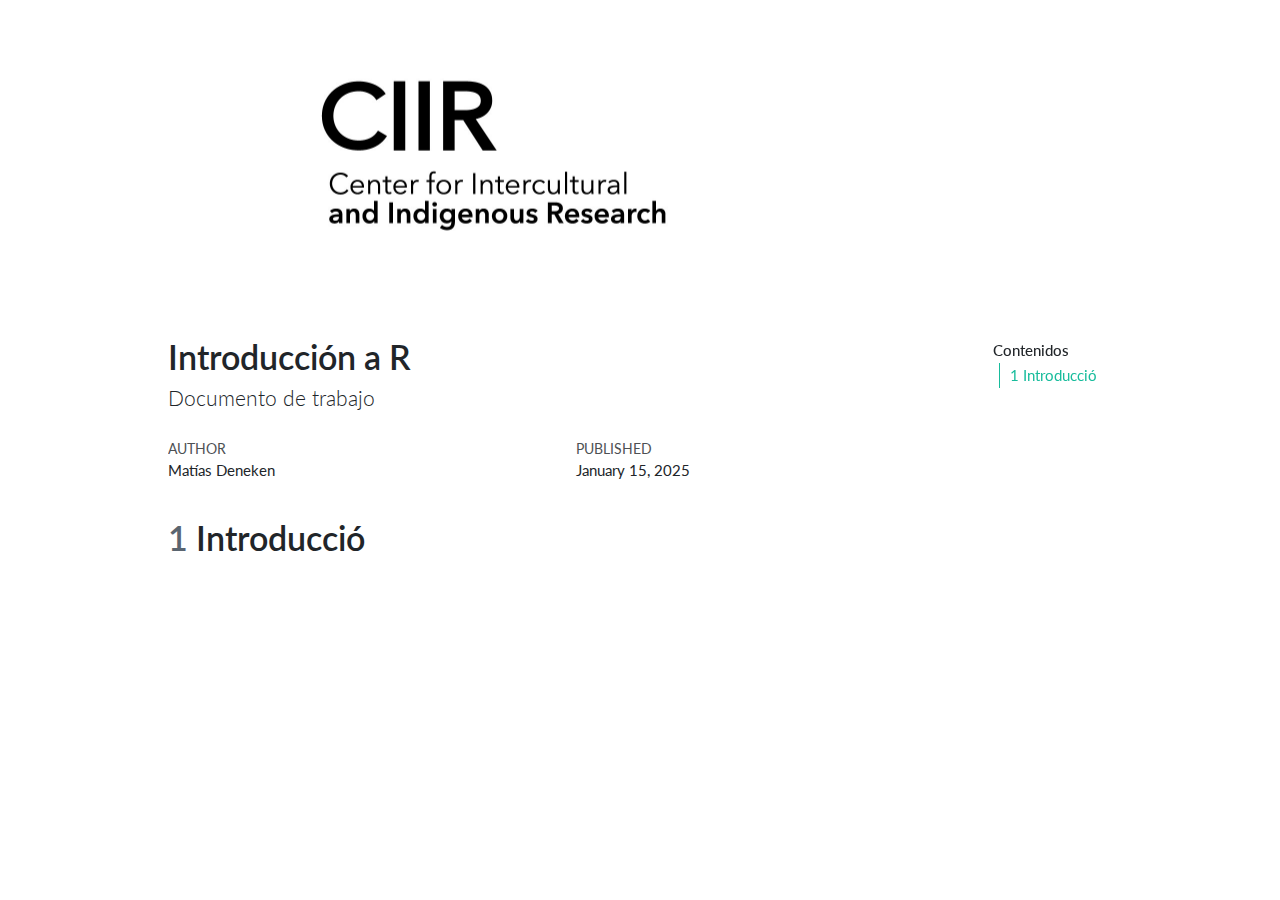
<file: clases/clase1/clase_1.html>
<!DOCTYPE html>
<html xmlns="http://www.w3.org/1999/xhtml" lang="en" xml:lang="en"><head>

<meta charset="utf-8">
<meta name="generator" content="quarto-1.5.56">

<meta name="viewport" content="width=device-width, initial-scale=1.0, user-scalable=yes">

<meta name="author" content="Matías Deneken">
<meta name="dcterms.date" content="2025-01-15">

<title>Introducción a R</title>
<style>
code{white-space: pre-wrap;}
span.smallcaps{font-variant: small-caps;}
div.columns{display: flex; gap: min(4vw, 1.5em);}
div.column{flex: auto; overflow-x: auto;}
div.hanging-indent{margin-left: 1.5em; text-indent: -1.5em;}
ul.task-list{list-style: none;}
ul.task-list li input[type="checkbox"] {
  width: 0.8em;
  margin: 0 0.8em 0.2em -1em; /* quarto-specific, see https://github.com/quarto-dev/quarto-cli/issues/4556 */ 
  vertical-align: middle;
}
</style>


<script src="clase_1_files/libs/clipboard/clipboard.min.js"></script>
<script src="clase_1_files/libs/quarto-html/quarto.js"></script>
<script src="clase_1_files/libs/quarto-html/popper.min.js"></script>
<script src="clase_1_files/libs/quarto-html/tippy.umd.min.js"></script>
<script src="clase_1_files/libs/quarto-html/anchor.min.js"></script>
<link href="clase_1_files/libs/quarto-html/tippy.css" rel="stylesheet">
<link href="clase_1_files/libs/quarto-html/quarto-syntax-highlighting.css" rel="stylesheet" id="quarto-text-highlighting-styles">
<script src="clase_1_files/libs/bootstrap/bootstrap.min.js"></script>
<link href="clase_1_files/libs/bootstrap/bootstrap-icons.css" rel="stylesheet">
<link href="clase_1_files/libs/bootstrap/bootstrap.min.css" rel="stylesheet" id="quarto-bootstrap" data-mode="light">
<style>
  body::before {
    content: url('img/ciir_en-negro-vertical.jpg');
    display: block;
    text-align: left;
    margin-bottom: 5px; /* Reducido a 5px para un espacio mínimo */
    transform: scale(0.5);
  }
  body::before img {
    max-width: 100px;
    height: auto;
  }
  #title-block-header {
    margin-top: 0; /* Eliminado el margen superior */
  }
  .quarto-title {
    margin-top: 0; /* Asegura que no haya espacio extra arriba del título */
  }
</style>


</head>

<body>

<div id="quarto-content" class="page-columns page-rows-contents page-layout-article">
<div id="quarto-margin-sidebar" class="sidebar margin-sidebar">
  <nav id="TOC" role="doc-toc" class="toc-active">
    <h2 id="toc-title">Contenidos</h2>
   
  <ul>
  <li><a href="#introducció" id="toc-introducció" class="nav-link active" data-scroll-target="#introducció"><span class="header-section-number">1</span> Introducció</a></li>
  </ul>
</nav>
</div>
<main class="content" id="quarto-document-content">

<header id="title-block-header" class="quarto-title-block default">
<div class="quarto-title">
<h1 class="title">Introducción a R</h1>
<p class="subtitle lead">Documento de trabajo</p>
</div>



<div class="quarto-title-meta">

    <div>
    <div class="quarto-title-meta-heading">Author</div>
    <div class="quarto-title-meta-contents">
             <p>Matías Deneken </p>
          </div>
  </div>
    
    <div>
    <div class="quarto-title-meta-heading">Published</div>
    <div class="quarto-title-meta-contents">
      <p class="date">January 15, 2025</p>
    </div>
  </div>
  
    
  </div>
  


</header>


<section id="introducció" class="level1" data-number="1">
<h1 data-number="1"><span class="header-section-number">1</span> Introducció</h1>
</section>

</main>
<!-- /main column -->
<script id="quarto-html-after-body" type="application/javascript">
window.document.addEventListener("DOMContentLoaded", function (event) {
  const toggleBodyColorMode = (bsSheetEl) => {
    const mode = bsSheetEl.getAttribute("data-mode");
    const bodyEl = window.document.querySelector("body");
    if (mode === "dark") {
      bodyEl.classList.add("quarto-dark");
      bodyEl.classList.remove("quarto-light");
    } else {
      bodyEl.classList.add("quarto-light");
      bodyEl.classList.remove("quarto-dark");
    }
  }
  const toggleBodyColorPrimary = () => {
    const bsSheetEl = window.document.querySelector("link#quarto-bootstrap");
    if (bsSheetEl) {
      toggleBodyColorMode(bsSheetEl);
    }
  }
  toggleBodyColorPrimary();  
  const icon = "";
  const anchorJS = new window.AnchorJS();
  anchorJS.options = {
    placement: 'right',
    icon: icon
  };
  anchorJS.add('.anchored');
  const isCodeAnnotation = (el) => {
    for (const clz of el.classList) {
      if (clz.startsWith('code-annotation-')) {                     
        return true;
      }
    }
    return false;
  }
  const onCopySuccess = function(e) {
    // button target
    const button = e.trigger;
    // don't keep focus
    button.blur();
    // flash "checked"
    button.classList.add('code-copy-button-checked');
    var currentTitle = button.getAttribute("title");
    button.setAttribute("title", "Copied!");
    let tooltip;
    if (window.bootstrap) {
      button.setAttribute("data-bs-toggle", "tooltip");
      button.setAttribute("data-bs-placement", "left");
      button.setAttribute("data-bs-title", "Copied!");
      tooltip = new bootstrap.Tooltip(button, 
        { trigger: "manual", 
          customClass: "code-copy-button-tooltip",
          offset: [0, -8]});
      tooltip.show();    
    }
    setTimeout(function() {
      if (tooltip) {
        tooltip.hide();
        button.removeAttribute("data-bs-title");
        button.removeAttribute("data-bs-toggle");
        button.removeAttribute("data-bs-placement");
      }
      button.setAttribute("title", currentTitle);
      button.classList.remove('code-copy-button-checked');
    }, 1000);
    // clear code selection
    e.clearSelection();
  }
  const getTextToCopy = function(trigger) {
      const codeEl = trigger.previousElementSibling.cloneNode(true);
      for (const childEl of codeEl.children) {
        if (isCodeAnnotation(childEl)) {
          childEl.remove();
        }
      }
      return codeEl.innerText;
  }
  const clipboard = new window.ClipboardJS('.code-copy-button:not([data-in-quarto-modal])', {
    text: getTextToCopy
  });
  clipboard.on('success', onCopySuccess);
  if (window.document.getElementById('quarto-embedded-source-code-modal')) {
    // For code content inside modals, clipBoardJS needs to be initialized with a container option
    // TODO: Check when it could be a function (https://github.com/zenorocha/clipboard.js/issues/860)
    const clipboardModal = new window.ClipboardJS('.code-copy-button[data-in-quarto-modal]', {
      text: getTextToCopy,
      container: window.document.getElementById('quarto-embedded-source-code-modal')
    });
    clipboardModal.on('success', onCopySuccess);
  }
    var localhostRegex = new RegExp(/^(?:http|https):\/\/localhost\:?[0-9]*\//);
    var mailtoRegex = new RegExp(/^mailto:/);
      var filterRegex = new RegExp('/' + window.location.host + '/');
    var isInternal = (href) => {
        return filterRegex.test(href) || localhostRegex.test(href) || mailtoRegex.test(href);
    }
    // Inspect non-navigation links and adorn them if external
 	var links = window.document.querySelectorAll('a[href]:not(.nav-link):not(.navbar-brand):not(.toc-action):not(.sidebar-link):not(.sidebar-item-toggle):not(.pagination-link):not(.no-external):not([aria-hidden]):not(.dropdown-item):not(.quarto-navigation-tool):not(.about-link)');
    for (var i=0; i<links.length; i++) {
      const link = links[i];
      if (!isInternal(link.href)) {
        // undo the damage that might have been done by quarto-nav.js in the case of
        // links that we want to consider external
        if (link.dataset.originalHref !== undefined) {
          link.href = link.dataset.originalHref;
        }
      }
    }
  function tippyHover(el, contentFn, onTriggerFn, onUntriggerFn) {
    const config = {
      allowHTML: true,
      maxWidth: 500,
      delay: 100,
      arrow: false,
      appendTo: function(el) {
          return el.parentElement;
      },
      interactive: true,
      interactiveBorder: 10,
      theme: 'quarto',
      placement: 'bottom-start',
    };
    if (contentFn) {
      config.content = contentFn;
    }
    if (onTriggerFn) {
      config.onTrigger = onTriggerFn;
    }
    if (onUntriggerFn) {
      config.onUntrigger = onUntriggerFn;
    }
    window.tippy(el, config); 
  }
  const noterefs = window.document.querySelectorAll('a[role="doc-noteref"]');
  for (var i=0; i<noterefs.length; i++) {
    const ref = noterefs[i];
    tippyHover(ref, function() {
      // use id or data attribute instead here
      let href = ref.getAttribute('data-footnote-href') || ref.getAttribute('href');
      try { href = new URL(href).hash; } catch {}
      const id = href.replace(/^#\/?/, "");
      const note = window.document.getElementById(id);
      if (note) {
        return note.innerHTML;
      } else {
        return "";
      }
    });
  }
  const xrefs = window.document.querySelectorAll('a.quarto-xref');
  const processXRef = (id, note) => {
    // Strip column container classes
    const stripColumnClz = (el) => {
      el.classList.remove("page-full", "page-columns");
      if (el.children) {
        for (const child of el.children) {
          stripColumnClz(child);
        }
      }
    }
    stripColumnClz(note)
    if (id === null || id.startsWith('sec-')) {
      // Special case sections, only their first couple elements
      const container = document.createElement("div");
      if (note.children && note.children.length > 2) {
        container.appendChild(note.children[0].cloneNode(true));
        for (let i = 1; i < note.children.length; i++) {
          const child = note.children[i];
          if (child.tagName === "P" && child.innerText === "") {
            continue;
          } else {
            container.appendChild(child.cloneNode(true));
            break;
          }
        }
        if (window.Quarto?.typesetMath) {
          window.Quarto.typesetMath(container);
        }
        return container.innerHTML
      } else {
        if (window.Quarto?.typesetMath) {
          window.Quarto.typesetMath(note);
        }
        return note.innerHTML;
      }
    } else {
      // Remove any anchor links if they are present
      const anchorLink = note.querySelector('a.anchorjs-link');
      if (anchorLink) {
        anchorLink.remove();
      }
      if (window.Quarto?.typesetMath) {
        window.Quarto.typesetMath(note);
      }
      // TODO in 1.5, we should make sure this works without a callout special case
      if (note.classList.contains("callout")) {
        return note.outerHTML;
      } else {
        return note.innerHTML;
      }
    }
  }
  for (var i=0; i<xrefs.length; i++) {
    const xref = xrefs[i];
    tippyHover(xref, undefined, function(instance) {
      instance.disable();
      let url = xref.getAttribute('href');
      let hash = undefined; 
      if (url.startsWith('#')) {
        hash = url;
      } else {
        try { hash = new URL(url).hash; } catch {}
      }
      if (hash) {
        const id = hash.replace(/^#\/?/, "");
        const note = window.document.getElementById(id);
        if (note !== null) {
          try {
            const html = processXRef(id, note.cloneNode(true));
            instance.setContent(html);
          } finally {
            instance.enable();
            instance.show();
          }
        } else {
          // See if we can fetch this
          fetch(url.split('#')[0])
          .then(res => res.text())
          .then(html => {
            const parser = new DOMParser();
            const htmlDoc = parser.parseFromString(html, "text/html");
            const note = htmlDoc.getElementById(id);
            if (note !== null) {
              const html = processXRef(id, note);
              instance.setContent(html);
            } 
          }).finally(() => {
            instance.enable();
            instance.show();
          });
        }
      } else {
        // See if we can fetch a full url (with no hash to target)
        // This is a special case and we should probably do some content thinning / targeting
        fetch(url)
        .then(res => res.text())
        .then(html => {
          const parser = new DOMParser();
          const htmlDoc = parser.parseFromString(html, "text/html");
          const note = htmlDoc.querySelector('main.content');
          if (note !== null) {
            // This should only happen for chapter cross references
            // (since there is no id in the URL)
            // remove the first header
            if (note.children.length > 0 && note.children[0].tagName === "HEADER") {
              note.children[0].remove();
            }
            const html = processXRef(null, note);
            instance.setContent(html);
          } 
        }).finally(() => {
          instance.enable();
          instance.show();
        });
      }
    }, function(instance) {
    });
  }
      let selectedAnnoteEl;
      const selectorForAnnotation = ( cell, annotation) => {
        let cellAttr = 'data-code-cell="' + cell + '"';
        let lineAttr = 'data-code-annotation="' +  annotation + '"';
        const selector = 'span[' + cellAttr + '][' + lineAttr + ']';
        return selector;
      }
      const selectCodeLines = (annoteEl) => {
        const doc = window.document;
        const targetCell = annoteEl.getAttribute("data-target-cell");
        const targetAnnotation = annoteEl.getAttribute("data-target-annotation");
        const annoteSpan = window.document.querySelector(selectorForAnnotation(targetCell, targetAnnotation));
        const lines = annoteSpan.getAttribute("data-code-lines").split(",");
        const lineIds = lines.map((line) => {
          return targetCell + "-" + line;
        })
        let top = null;
        let height = null;
        let parent = null;
        if (lineIds.length > 0) {
            //compute the position of the single el (top and bottom and make a div)
            const el = window.document.getElementById(lineIds[0]);
            top = el.offsetTop;
            height = el.offsetHeight;
            parent = el.parentElement.parentElement;
          if (lineIds.length > 1) {
            const lastEl = window.document.getElementById(lineIds[lineIds.length - 1]);
            const bottom = lastEl.offsetTop + lastEl.offsetHeight;
            height = bottom - top;
          }
          if (top !== null && height !== null && parent !== null) {
            // cook up a div (if necessary) and position it 
            let div = window.document.getElementById("code-annotation-line-highlight");
            if (div === null) {
              div = window.document.createElement("div");
              div.setAttribute("id", "code-annotation-line-highlight");
              div.style.position = 'absolute';
              parent.appendChild(div);
            }
            div.style.top = top - 2 + "px";
            div.style.height = height + 4 + "px";
            div.style.left = 0;
            let gutterDiv = window.document.getElementById("code-annotation-line-highlight-gutter");
            if (gutterDiv === null) {
              gutterDiv = window.document.createElement("div");
              gutterDiv.setAttribute("id", "code-annotation-line-highlight-gutter");
              gutterDiv.style.position = 'absolute';
              const codeCell = window.document.getElementById(targetCell);
              const gutter = codeCell.querySelector('.code-annotation-gutter');
              gutter.appendChild(gutterDiv);
            }
            gutterDiv.style.top = top - 2 + "px";
            gutterDiv.style.height = height + 4 + "px";
          }
          selectedAnnoteEl = annoteEl;
        }
      };
      const unselectCodeLines = () => {
        const elementsIds = ["code-annotation-line-highlight", "code-annotation-line-highlight-gutter"];
        elementsIds.forEach((elId) => {
          const div = window.document.getElementById(elId);
          if (div) {
            div.remove();
          }
        });
        selectedAnnoteEl = undefined;
      };
        // Handle positioning of the toggle
    window.addEventListener(
      "resize",
      throttle(() => {
        elRect = undefined;
        if (selectedAnnoteEl) {
          selectCodeLines(selectedAnnoteEl);
        }
      }, 10)
    );
    function throttle(fn, ms) {
    let throttle = false;
    let timer;
      return (...args) => {
        if(!throttle) { // first call gets through
            fn.apply(this, args);
            throttle = true;
        } else { // all the others get throttled
            if(timer) clearTimeout(timer); // cancel #2
            timer = setTimeout(() => {
              fn.apply(this, args);
              timer = throttle = false;
            }, ms);
        }
      };
    }
      // Attach click handler to the DT
      const annoteDls = window.document.querySelectorAll('dt[data-target-cell]');
      for (const annoteDlNode of annoteDls) {
        annoteDlNode.addEventListener('click', (event) => {
          const clickedEl = event.target;
          if (clickedEl !== selectedAnnoteEl) {
            unselectCodeLines();
            const activeEl = window.document.querySelector('dt[data-target-cell].code-annotation-active');
            if (activeEl) {
              activeEl.classList.remove('code-annotation-active');
            }
            selectCodeLines(clickedEl);
            clickedEl.classList.add('code-annotation-active');
          } else {
            // Unselect the line
            unselectCodeLines();
            clickedEl.classList.remove('code-annotation-active');
          }
        });
      }
  const findCites = (el) => {
    const parentEl = el.parentElement;
    if (parentEl) {
      const cites = parentEl.dataset.cites;
      if (cites) {
        return {
          el,
          cites: cites.split(' ')
        };
      } else {
        return findCites(el.parentElement)
      }
    } else {
      return undefined;
    }
  };
  var bibliorefs = window.document.querySelectorAll('a[role="doc-biblioref"]');
  for (var i=0; i<bibliorefs.length; i++) {
    const ref = bibliorefs[i];
    const citeInfo = findCites(ref);
    if (citeInfo) {
      tippyHover(citeInfo.el, function() {
        var popup = window.document.createElement('div');
        citeInfo.cites.forEach(function(cite) {
          var citeDiv = window.document.createElement('div');
          citeDiv.classList.add('hanging-indent');
          citeDiv.classList.add('csl-entry');
          var biblioDiv = window.document.getElementById('ref-' + cite);
          if (biblioDiv) {
            citeDiv.innerHTML = biblioDiv.innerHTML;
          }
          popup.appendChild(citeDiv);
        });
        return popup.innerHTML;
      });
    }
  }
});
</script>
</div> <!-- /content -->




</body></html>
</file>
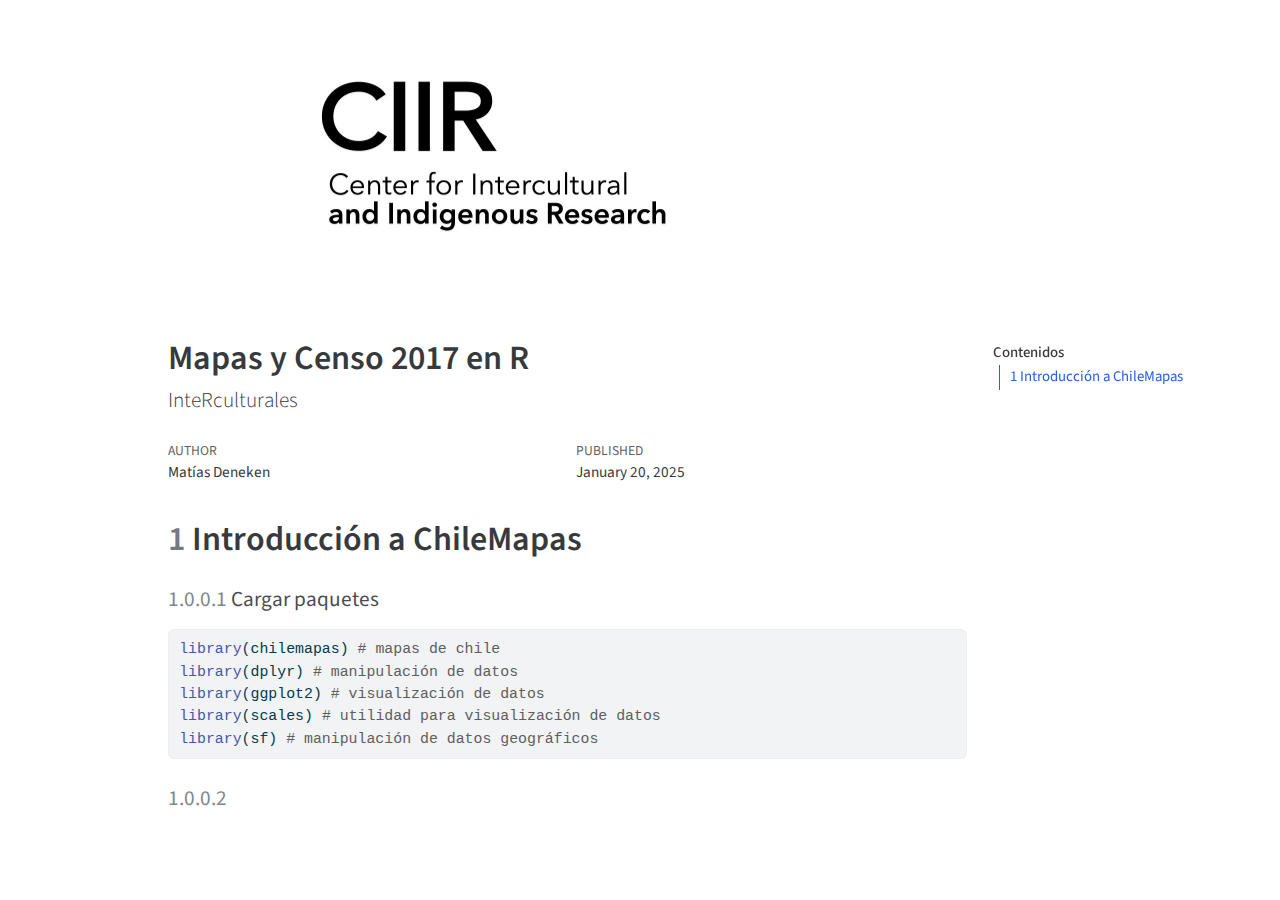
<file: clases/clase5/clase5.html>
<!DOCTYPE html>
<html xmlns="http://www.w3.org/1999/xhtml" lang="en" xml:lang="en"><head>

<meta charset="utf-8">
<meta name="generator" content="quarto-1.5.56">

<meta name="viewport" content="width=device-width, initial-scale=1.0, user-scalable=yes">

<meta name="author" content="Matías Deneken">
<meta name="dcterms.date" content="2025-01-20">

<title>Mapas y Censo 2017 en R</title>
<style>
code{white-space: pre-wrap;}
span.smallcaps{font-variant: small-caps;}
div.columns{display: flex; gap: min(4vw, 1.5em);}
div.column{flex: auto; overflow-x: auto;}
div.hanging-indent{margin-left: 1.5em; text-indent: -1.5em;}
ul.task-list{list-style: none;}
ul.task-list li input[type="checkbox"] {
  width: 0.8em;
  margin: 0 0.8em 0.2em -1em; /* quarto-specific, see https://github.com/quarto-dev/quarto-cli/issues/4556 */ 
  vertical-align: middle;
}
/* CSS for syntax highlighting */
pre > code.sourceCode { white-space: pre; position: relative; }
pre > code.sourceCode > span { line-height: 1.25; }
pre > code.sourceCode > span:empty { height: 1.2em; }
.sourceCode { overflow: visible; }
code.sourceCode > span { color: inherit; text-decoration: inherit; }
div.sourceCode { margin: 1em 0; }
pre.sourceCode { margin: 0; }
@media screen {
div.sourceCode { overflow: auto; }
}
@media print {
pre > code.sourceCode { white-space: pre-wrap; }
pre > code.sourceCode > span { display: inline-block; text-indent: -5em; padding-left: 5em; }
}
pre.numberSource code
  { counter-reset: source-line 0; }
pre.numberSource code > span
  { position: relative; left: -4em; counter-increment: source-line; }
pre.numberSource code > span > a:first-child::before
  { content: counter(source-line);
    position: relative; left: -1em; text-align: right; vertical-align: baseline;
    border: none; display: inline-block;
    -webkit-touch-callout: none; -webkit-user-select: none;
    -khtml-user-select: none; -moz-user-select: none;
    -ms-user-select: none; user-select: none;
    padding: 0 4px; width: 4em;
  }
pre.numberSource { margin-left: 3em;  padding-left: 4px; }
div.sourceCode
  {   }
@media screen {
pre > code.sourceCode > span > a:first-child::before { text-decoration: underline; }
}
</style>


<script src="clase5_files/libs/clipboard/clipboard.min.js"></script>
<script src="clase5_files/libs/quarto-html/quarto.js"></script>
<script src="clase5_files/libs/quarto-html/popper.min.js"></script>
<script src="clase5_files/libs/quarto-html/tippy.umd.min.js"></script>
<script src="clase5_files/libs/quarto-html/anchor.min.js"></script>
<link href="clase5_files/libs/quarto-html/tippy.css" rel="stylesheet">
<link href="clase5_files/libs/quarto-html/quarto-syntax-highlighting.css" rel="stylesheet" id="quarto-text-highlighting-styles">
<script src="clase5_files/libs/bootstrap/bootstrap.min.js"></script>
<link href="clase5_files/libs/bootstrap/bootstrap-icons.css" rel="stylesheet">
<link href="clase5_files/libs/bootstrap/bootstrap.min.css" rel="stylesheet" id="quarto-bootstrap" data-mode="light">
<style>
  body::before {
    content: url('img/ciir_en-negro-vertical.jpg');
    display: block;
    text-align: left;
    margin-bottom: 5px; /* Reducido a 5px para un espacio mínimo */
    transform: scale(0.5);
  }
  body::before img {
    max-width: 100px;
    height: auto;
  }
  #title-block-header {
    margin-top: 0; /* Eliminado el margen superior */
  }
  .quarto-title {
    margin-top: 0; /* Asegura que no haya espacio extra arriba del título */
  }
</style>


</head>

<body>

<div id="quarto-content" class="page-columns page-rows-contents page-layout-article">
<div id="quarto-margin-sidebar" class="sidebar margin-sidebar">
  <nav id="TOC" role="doc-toc" class="toc-active">
    <h2 id="toc-title">Contenidos</h2>
   
  <ul>
  <li><a href="#introducción-a-chilemapas" id="toc-introducción-a-chilemapas" class="nav-link active" data-scroll-target="#introducción-a-chilemapas"><span class="header-section-number">1</span> Introducción a ChileMapas</a></li>
  </ul>
</nav>
</div>
<main class="content" id="quarto-document-content">

<header id="title-block-header" class="quarto-title-block default">
<div class="quarto-title">
<h1 class="title">Mapas y Censo 2017 en R</h1>
<p class="subtitle lead">InteRculturales</p>
</div>



<div class="quarto-title-meta">

    <div>
    <div class="quarto-title-meta-heading">Author</div>
    <div class="quarto-title-meta-contents">
             <p>Matías Deneken </p>
          </div>
  </div>
    
    <div>
    <div class="quarto-title-meta-heading">Published</div>
    <div class="quarto-title-meta-contents">
      <p class="date">January 20, 2025</p>
    </div>
  </div>
  
    
  </div>
  


</header>


<section id="introducción-a-chilemapas" class="level1" data-number="1">
<h1 data-number="1"><span class="header-section-number">1</span> Introducción a ChileMapas</h1>
<section id="cargar-paquetes" class="level4" data-number="1.0.0.1">
<h4 data-number="1.0.0.1" class="anchored" data-anchor-id="cargar-paquetes"><span class="header-section-number">1.0.0.1</span> Cargar paquetes</h4>
<div class="cell">
<div class="sourceCode cell-code" id="cb1"><pre class="sourceCode r code-with-copy"><code class="sourceCode r"><span id="cb1-1"><a href="#cb1-1" aria-hidden="true" tabindex="-1"></a><span class="fu">library</span>(chilemapas) <span class="co"># mapas de chile</span></span>
<span id="cb1-2"><a href="#cb1-2" aria-hidden="true" tabindex="-1"></a><span class="fu">library</span>(dplyr) <span class="co"># manipulación de datos</span></span>
<span id="cb1-3"><a href="#cb1-3" aria-hidden="true" tabindex="-1"></a><span class="fu">library</span>(ggplot2) <span class="co"># visualización de datos</span></span>
<span id="cb1-4"><a href="#cb1-4" aria-hidden="true" tabindex="-1"></a><span class="fu">library</span>(scales) <span class="co"># utilidad para visualización de datos</span></span>
<span id="cb1-5"><a href="#cb1-5" aria-hidden="true" tabindex="-1"></a><span class="fu">library</span>(sf) <span class="co"># manipulación de datos geográficos</span></span></code><button title="Copy to Clipboard" class="code-copy-button"><i class="bi"></i></button></pre></div>
</div>
</section>
<section id="section" class="level4" data-number="1.0.0.2">
<h4 data-number="1.0.0.2" class="anchored" data-anchor-id="section"><span class="header-section-number">1.0.0.2</span> </h4>
</section>
</section>

</main>
<!-- /main column -->
<script id="quarto-html-after-body" type="application/javascript">
window.document.addEventListener("DOMContentLoaded", function (event) {
  const toggleBodyColorMode = (bsSheetEl) => {
    const mode = bsSheetEl.getAttribute("data-mode");
    const bodyEl = window.document.querySelector("body");
    if (mode === "dark") {
      bodyEl.classList.add("quarto-dark");
      bodyEl.classList.remove("quarto-light");
    } else {
      bodyEl.classList.add("quarto-light");
      bodyEl.classList.remove("quarto-dark");
    }
  }
  const toggleBodyColorPrimary = () => {
    const bsSheetEl = window.document.querySelector("link#quarto-bootstrap");
    if (bsSheetEl) {
      toggleBodyColorMode(bsSheetEl);
    }
  }
  toggleBodyColorPrimary();  
  const icon = "";
  const anchorJS = new window.AnchorJS();
  anchorJS.options = {
    placement: 'right',
    icon: icon
  };
  anchorJS.add('.anchored');
  const isCodeAnnotation = (el) => {
    for (const clz of el.classList) {
      if (clz.startsWith('code-annotation-')) {                     
        return true;
      }
    }
    return false;
  }
  const onCopySuccess = function(e) {
    // button target
    const button = e.trigger;
    // don't keep focus
    button.blur();
    // flash "checked"
    button.classList.add('code-copy-button-checked');
    var currentTitle = button.getAttribute("title");
    button.setAttribute("title", "Copied!");
    let tooltip;
    if (window.bootstrap) {
      button.setAttribute("data-bs-toggle", "tooltip");
      button.setAttribute("data-bs-placement", "left");
      button.setAttribute("data-bs-title", "Copied!");
      tooltip = new bootstrap.Tooltip(button, 
        { trigger: "manual", 
          customClass: "code-copy-button-tooltip",
          offset: [0, -8]});
      tooltip.show();    
    }
    setTimeout(function() {
      if (tooltip) {
        tooltip.hide();
        button.removeAttribute("data-bs-title");
        button.removeAttribute("data-bs-toggle");
        button.removeAttribute("data-bs-placement");
      }
      button.setAttribute("title", currentTitle);
      button.classList.remove('code-copy-button-checked');
    }, 1000);
    // clear code selection
    e.clearSelection();
  }
  const getTextToCopy = function(trigger) {
      const codeEl = trigger.previousElementSibling.cloneNode(true);
      for (const childEl of codeEl.children) {
        if (isCodeAnnotation(childEl)) {
          childEl.remove();
        }
      }
      return codeEl.innerText;
  }
  const clipboard = new window.ClipboardJS('.code-copy-button:not([data-in-quarto-modal])', {
    text: getTextToCopy
  });
  clipboard.on('success', onCopySuccess);
  if (window.document.getElementById('quarto-embedded-source-code-modal')) {
    // For code content inside modals, clipBoardJS needs to be initialized with a container option
    // TODO: Check when it could be a function (https://github.com/zenorocha/clipboard.js/issues/860)
    const clipboardModal = new window.ClipboardJS('.code-copy-button[data-in-quarto-modal]', {
      text: getTextToCopy,
      container: window.document.getElementById('quarto-embedded-source-code-modal')
    });
    clipboardModal.on('success', onCopySuccess);
  }
    var localhostRegex = new RegExp(/^(?:http|https):\/\/localhost\:?[0-9]*\//);
    var mailtoRegex = new RegExp(/^mailto:/);
      var filterRegex = new RegExp('/' + window.location.host + '/');
    var isInternal = (href) => {
        return filterRegex.test(href) || localhostRegex.test(href) || mailtoRegex.test(href);
    }
    // Inspect non-navigation links and adorn them if external
 	var links = window.document.querySelectorAll('a[href]:not(.nav-link):not(.navbar-brand):not(.toc-action):not(.sidebar-link):not(.sidebar-item-toggle):not(.pagination-link):not(.no-external):not([aria-hidden]):not(.dropdown-item):not(.quarto-navigation-tool):not(.about-link)');
    for (var i=0; i<links.length; i++) {
      const link = links[i];
      if (!isInternal(link.href)) {
        // undo the damage that might have been done by quarto-nav.js in the case of
        // links that we want to consider external
        if (link.dataset.originalHref !== undefined) {
          link.href = link.dataset.originalHref;
        }
      }
    }
  function tippyHover(el, contentFn, onTriggerFn, onUntriggerFn) {
    const config = {
      allowHTML: true,
      maxWidth: 500,
      delay: 100,
      arrow: false,
      appendTo: function(el) {
          return el.parentElement;
      },
      interactive: true,
      interactiveBorder: 10,
      theme: 'quarto',
      placement: 'bottom-start',
    };
    if (contentFn) {
      config.content = contentFn;
    }
    if (onTriggerFn) {
      config.onTrigger = onTriggerFn;
    }
    if (onUntriggerFn) {
      config.onUntrigger = onUntriggerFn;
    }
    window.tippy(el, config); 
  }
  const noterefs = window.document.querySelectorAll('a[role="doc-noteref"]');
  for (var i=0; i<noterefs.length; i++) {
    const ref = noterefs[i];
    tippyHover(ref, function() {
      // use id or data attribute instead here
      let href = ref.getAttribute('data-footnote-href') || ref.getAttribute('href');
      try { href = new URL(href).hash; } catch {}
      const id = href.replace(/^#\/?/, "");
      const note = window.document.getElementById(id);
      if (note) {
        return note.innerHTML;
      } else {
        return "";
      }
    });
  }
  const xrefs = window.document.querySelectorAll('a.quarto-xref');
  const processXRef = (id, note) => {
    // Strip column container classes
    const stripColumnClz = (el) => {
      el.classList.remove("page-full", "page-columns");
      if (el.children) {
        for (const child of el.children) {
          stripColumnClz(child);
        }
      }
    }
    stripColumnClz(note)
    if (id === null || id.startsWith('sec-')) {
      // Special case sections, only their first couple elements
      const container = document.createElement("div");
      if (note.children && note.children.length > 2) {
        container.appendChild(note.children[0].cloneNode(true));
        for (let i = 1; i < note.children.length; i++) {
          const child = note.children[i];
          if (child.tagName === "P" && child.innerText === "") {
            continue;
          } else {
            container.appendChild(child.cloneNode(true));
            break;
          }
        }
        if (window.Quarto?.typesetMath) {
          window.Quarto.typesetMath(container);
        }
        return container.innerHTML
      } else {
        if (window.Quarto?.typesetMath) {
          window.Quarto.typesetMath(note);
        }
        return note.innerHTML;
      }
    } else {
      // Remove any anchor links if they are present
      const anchorLink = note.querySelector('a.anchorjs-link');
      if (anchorLink) {
        anchorLink.remove();
      }
      if (window.Quarto?.typesetMath) {
        window.Quarto.typesetMath(note);
      }
      // TODO in 1.5, we should make sure this works without a callout special case
      if (note.classList.contains("callout")) {
        return note.outerHTML;
      } else {
        return note.innerHTML;
      }
    }
  }
  for (var i=0; i<xrefs.length; i++) {
    const xref = xrefs[i];
    tippyHover(xref, undefined, function(instance) {
      instance.disable();
      let url = xref.getAttribute('href');
      let hash = undefined; 
      if (url.startsWith('#')) {
        hash = url;
      } else {
        try { hash = new URL(url).hash; } catch {}
      }
      if (hash) {
        const id = hash.replace(/^#\/?/, "");
        const note = window.document.getElementById(id);
        if (note !== null) {
          try {
            const html = processXRef(id, note.cloneNode(true));
            instance.setContent(html);
          } finally {
            instance.enable();
            instance.show();
          }
        } else {
          // See if we can fetch this
          fetch(url.split('#')[0])
          .then(res => res.text())
          .then(html => {
            const parser = new DOMParser();
            const htmlDoc = parser.parseFromString(html, "text/html");
            const note = htmlDoc.getElementById(id);
            if (note !== null) {
              const html = processXRef(id, note);
              instance.setContent(html);
            } 
          }).finally(() => {
            instance.enable();
            instance.show();
          });
        }
      } else {
        // See if we can fetch a full url (with no hash to target)
        // This is a special case and we should probably do some content thinning / targeting
        fetch(url)
        .then(res => res.text())
        .then(html => {
          const parser = new DOMParser();
          const htmlDoc = parser.parseFromString(html, "text/html");
          const note = htmlDoc.querySelector('main.content');
          if (note !== null) {
            // This should only happen for chapter cross references
            // (since there is no id in the URL)
            // remove the first header
            if (note.children.length > 0 && note.children[0].tagName === "HEADER") {
              note.children[0].remove();
            }
            const html = processXRef(null, note);
            instance.setContent(html);
          } 
        }).finally(() => {
          instance.enable();
          instance.show();
        });
      }
    }, function(instance) {
    });
  }
      let selectedAnnoteEl;
      const selectorForAnnotation = ( cell, annotation) => {
        let cellAttr = 'data-code-cell="' + cell + '"';
        let lineAttr = 'data-code-annotation="' +  annotation + '"';
        const selector = 'span[' + cellAttr + '][' + lineAttr + ']';
        return selector;
      }
      const selectCodeLines = (annoteEl) => {
        const doc = window.document;
        const targetCell = annoteEl.getAttribute("data-target-cell");
        const targetAnnotation = annoteEl.getAttribute("data-target-annotation");
        const annoteSpan = window.document.querySelector(selectorForAnnotation(targetCell, targetAnnotation));
        const lines = annoteSpan.getAttribute("data-code-lines").split(",");
        const lineIds = lines.map((line) => {
          return targetCell + "-" + line;
        })
        let top = null;
        let height = null;
        let parent = null;
        if (lineIds.length > 0) {
            //compute the position of the single el (top and bottom and make a div)
            const el = window.document.getElementById(lineIds[0]);
            top = el.offsetTop;
            height = el.offsetHeight;
            parent = el.parentElement.parentElement;
          if (lineIds.length > 1) {
            const lastEl = window.document.getElementById(lineIds[lineIds.length - 1]);
            const bottom = lastEl.offsetTop + lastEl.offsetHeight;
            height = bottom - top;
          }
          if (top !== null && height !== null && parent !== null) {
            // cook up a div (if necessary) and position it 
            let div = window.document.getElementById("code-annotation-line-highlight");
            if (div === null) {
              div = window.document.createElement("div");
              div.setAttribute("id", "code-annotation-line-highlight");
              div.style.position = 'absolute';
              parent.appendChild(div);
            }
            div.style.top = top - 2 + "px";
            div.style.height = height + 4 + "px";
            div.style.left = 0;
            let gutterDiv = window.document.getElementById("code-annotation-line-highlight-gutter");
            if (gutterDiv === null) {
              gutterDiv = window.document.createElement("div");
              gutterDiv.setAttribute("id", "code-annotation-line-highlight-gutter");
              gutterDiv.style.position = 'absolute';
              const codeCell = window.document.getElementById(targetCell);
              const gutter = codeCell.querySelector('.code-annotation-gutter');
              gutter.appendChild(gutterDiv);
            }
            gutterDiv.style.top = top - 2 + "px";
            gutterDiv.style.height = height + 4 + "px";
          }
          selectedAnnoteEl = annoteEl;
        }
      };
      const unselectCodeLines = () => {
        const elementsIds = ["code-annotation-line-highlight", "code-annotation-line-highlight-gutter"];
        elementsIds.forEach((elId) => {
          const div = window.document.getElementById(elId);
          if (div) {
            div.remove();
          }
        });
        selectedAnnoteEl = undefined;
      };
        // Handle positioning of the toggle
    window.addEventListener(
      "resize",
      throttle(() => {
        elRect = undefined;
        if (selectedAnnoteEl) {
          selectCodeLines(selectedAnnoteEl);
        }
      }, 10)
    );
    function throttle(fn, ms) {
    let throttle = false;
    let timer;
      return (...args) => {
        if(!throttle) { // first call gets through
            fn.apply(this, args);
            throttle = true;
        } else { // all the others get throttled
            if(timer) clearTimeout(timer); // cancel #2
            timer = setTimeout(() => {
              fn.apply(this, args);
              timer = throttle = false;
            }, ms);
        }
      };
    }
      // Attach click handler to the DT
      const annoteDls = window.document.querySelectorAll('dt[data-target-cell]');
      for (const annoteDlNode of annoteDls) {
        annoteDlNode.addEventListener('click', (event) => {
          const clickedEl = event.target;
          if (clickedEl !== selectedAnnoteEl) {
            unselectCodeLines();
            const activeEl = window.document.querySelector('dt[data-target-cell].code-annotation-active');
            if (activeEl) {
              activeEl.classList.remove('code-annotation-active');
            }
            selectCodeLines(clickedEl);
            clickedEl.classList.add('code-annotation-active');
          } else {
            // Unselect the line
            unselectCodeLines();
            clickedEl.classList.remove('code-annotation-active');
          }
        });
      }
  const findCites = (el) => {
    const parentEl = el.parentElement;
    if (parentEl) {
      const cites = parentEl.dataset.cites;
      if (cites) {
        return {
          el,
          cites: cites.split(' ')
        };
      } else {
        return findCites(el.parentElement)
      }
    } else {
      return undefined;
    }
  };
  var bibliorefs = window.document.querySelectorAll('a[role="doc-biblioref"]');
  for (var i=0; i<bibliorefs.length; i++) {
    const ref = bibliorefs[i];
    const citeInfo = findCites(ref);
    if (citeInfo) {
      tippyHover(citeInfo.el, function() {
        var popup = window.document.createElement('div');
        citeInfo.cites.forEach(function(cite) {
          var citeDiv = window.document.createElement('div');
          citeDiv.classList.add('hanging-indent');
          citeDiv.classList.add('csl-entry');
          var biblioDiv = window.document.getElementById('ref-' + cite);
          if (biblioDiv) {
            citeDiv.innerHTML = biblioDiv.innerHTML;
          }
          popup.appendChild(citeDiv);
        });
        return popup.innerHTML;
      });
    }
  }
});
</script>
</div> <!-- /content -->




</body></html>
</file>
<file: clases/clase1/clase1_files/libs/quarto-html/tippy.css>
.tippy-box[data-animation=fade][data-state=hidden]{opacity:0}[data-tippy-root]{max-width:calc(100vw - 10px)}.tippy-box{position:relative;background-color:#333;color:#fff;border-radius:4px;font-size:14px;line-height:1.4;white-space:normal;outline:0;transition-property:transform,visibility,opacity}.tippy-box[data-placement^=top]>.tippy-arrow{bottom:0}.tippy-box[data-placement^=top]>.tippy-arrow:before{bottom:-7px;left:0;border-width:8px 8px 0;border-top-color:initial;transform-origin:center top}.tippy-box[data-placement^=bottom]>.tippy-arrow{top:0}.tippy-box[data-placement^=bottom]>.tippy-arrow:before{top:-7px;left:0;border-width:0 8px 8px;border-bottom-color:initial;transform-origin:center bottom}.tippy-box[data-placement^=left]>.tippy-arrow{right:0}.tippy-box[data-placement^=left]>.tippy-arrow:before{border-width:8px 0 8px 8px;border-left-color:initial;right:-7px;transform-origin:center left}.tippy-box[data-placement^=right]>.tippy-arrow{left:0}.tippy-box[data-placement^=right]>.tippy-arrow:before{left:-7px;border-width:8px 8px 8px 0;border-right-color:initial;transform-origin:center right}.tippy-box[data-inertia][data-state=visible]{transition-timing-function:cubic-bezier(.54,1.5,.38,1.11)}.tippy-arrow{width:16px;height:16px;color:#333}.tippy-arrow:before{content:"";position:absolute;border-color:transparent;border-style:solid}.tippy-content{position:relative;padding:5px 9px;z-index:1}
</file>
<file: clases/clase1/clase1_files/libs/quarto-html/quarto-syntax-highlighting.css>
/* quarto syntax highlight colors */
:root {
  --quarto-hl-ot-color: #003B4F;
  --quarto-hl-at-color: #657422;
  --quarto-hl-ss-color: #20794D;
  --quarto-hl-an-color: #5E5E5E;
  --quarto-hl-fu-color: #4758AB;
  --quarto-hl-st-color: #20794D;
  --quarto-hl-cf-color: #003B4F;
  --quarto-hl-op-color: #5E5E5E;
  --quarto-hl-er-color: #AD0000;
  --quarto-hl-bn-color: #AD0000;
  --quarto-hl-al-color: #AD0000;
  --quarto-hl-va-color: #111111;
  --quarto-hl-bu-color: inherit;
  --quarto-hl-ex-color: inherit;
  --quarto-hl-pp-color: #AD0000;
  --quarto-hl-in-color: #5E5E5E;
  --quarto-hl-vs-color: #20794D;
  --quarto-hl-wa-color: #5E5E5E;
  --quarto-hl-do-color: #5E5E5E;
  --quarto-hl-im-color: #00769E;
  --quarto-hl-ch-color: #20794D;
  --quarto-hl-dt-color: #AD0000;
  --quarto-hl-fl-color: #AD0000;
  --quarto-hl-co-color: #5E5E5E;
  --quarto-hl-cv-color: #5E5E5E;
  --quarto-hl-cn-color: #8f5902;
  --quarto-hl-sc-color: #5E5E5E;
  --quarto-hl-dv-color: #AD0000;
  --quarto-hl-kw-color: #003B4F;
}

/* other quarto variables */
:root {
  --quarto-font-monospace: SFMono-Regular, Menlo, Monaco, Consolas, "Liberation Mono", "Courier New", monospace;
}

pre > code.sourceCode > span {
  color: #003B4F;
}

code span {
  color: #003B4F;
}

code.sourceCode > span {
  color: #003B4F;
}

div.sourceCode,
div.sourceCode pre.sourceCode {
  color: #003B4F;
}

code span.ot {
  color: #003B4F;
  font-style: inherit;
}

code span.at {
  color: #657422;
  font-style: inherit;
}

code span.ss {
  color: #20794D;
  font-style: inherit;
}

code span.an {
  color: #5E5E5E;
  font-style: inherit;
}

code span.fu {
  color: #4758AB;
  font-style: inherit;
}

code span.st {
  color: #20794D;
  font-style: inherit;
}

code span.cf {
  color: #003B4F;
  font-weight: bold;
  font-style: inherit;
}

code span.op {
  color: #5E5E5E;
  font-style: inherit;
}

code span.er {
  color: #AD0000;
  font-style: inherit;
}

code span.bn {
  color: #AD0000;
  font-style: inherit;
}

code span.al {
  color: #AD0000;
  font-style: inherit;
}

code span.va {
  color: #111111;
  font-style: inherit;
}

code span.bu {
  font-style: inherit;
}

code span.ex {
  font-style: inherit;
}

code span.pp {
  color: #AD0000;
  font-style: inherit;
}

code span.in {
  color: #5E5E5E;
  font-style: inherit;
}

code span.vs {
  color: #20794D;
  font-style: inherit;
}

code span.wa {
  color: #5E5E5E;
  font-style: italic;
}

code span.do {
  color: #5E5E5E;
  font-style: italic;
}

code span.im {
  color: #00769E;
  font-style: inherit;
}

code span.ch {
  color: #20794D;
  font-style: inherit;
}

code span.dt {
  color: #AD0000;
  font-style: inherit;
}

code span.fl {
  color: #AD0000;
  font-style: inherit;
}

code span.co {
  color: #5E5E5E;
  font-style: inherit;
}

code span.cv {
  color: #5E5E5E;
  font-style: italic;
}

code span.cn {
  color: #8f5902;
  font-style: inherit;
}

code span.sc {
  color: #5E5E5E;
  font-style: inherit;
}

code span.dv {
  color: #AD0000;
  font-style: inherit;
}

code span.kw {
  color: #003B4F;
  font-weight: bold;
  font-style: inherit;
}

.prevent-inlining {
  content: "</";
}

/*# sourceMappingURL=debc5d5d77c3f9108843748ff7464032.css.map */
</file>
<file: clases/clase1/clase_1_files/libs/quarto-html/tippy.css>
.tippy-box[data-animation=fade][data-state=hidden]{opacity:0}[data-tippy-root]{max-width:calc(100vw - 10px)}.tippy-box{position:relative;background-color:#333;color:#fff;border-radius:4px;font-size:14px;line-height:1.4;white-space:normal;outline:0;transition-property:transform,visibility,opacity}.tippy-box[data-placement^=top]>.tippy-arrow{bottom:0}.tippy-box[data-placement^=top]>.tippy-arrow:before{bottom:-7px;left:0;border-width:8px 8px 0;border-top-color:initial;transform-origin:center top}.tippy-box[data-placement^=bottom]>.tippy-arrow{top:0}.tippy-box[data-placement^=bottom]>.tippy-arrow:before{top:-7px;left:0;border-width:0 8px 8px;border-bottom-color:initial;transform-origin:center bottom}.tippy-box[data-placement^=left]>.tippy-arrow{right:0}.tippy-box[data-placement^=left]>.tippy-arrow:before{border-width:8px 0 8px 8px;border-left-color:initial;right:-7px;transform-origin:center left}.tippy-box[data-placement^=right]>.tippy-arrow{left:0}.tippy-box[data-placement^=right]>.tippy-arrow:before{left:-7px;border-width:8px 8px 8px 0;border-right-color:initial;transform-origin:center right}.tippy-box[data-inertia][data-state=visible]{transition-timing-function:cubic-bezier(.54,1.5,.38,1.11)}.tippy-arrow{width:16px;height:16px;color:#333}.tippy-arrow:before{content:"";position:absolute;border-color:transparent;border-style:solid}.tippy-content{position:relative;padding:5px 9px;z-index:1}
</file>
<file: clases/clase1/clase_1_files/libs/quarto-html/quarto-syntax-highlighting.css>
/* quarto syntax highlight colors */
:root {
  --quarto-hl-ot-color: #003B4F;
  --quarto-hl-at-color: #657422;
  --quarto-hl-ss-color: #20794D;
  --quarto-hl-an-color: #5E5E5E;
  --quarto-hl-fu-color: #4758AB;
  --quarto-hl-st-color: #20794D;
  --quarto-hl-cf-color: #003B4F;
  --quarto-hl-op-color: #5E5E5E;
  --quarto-hl-er-color: #AD0000;
  --quarto-hl-bn-color: #AD0000;
  --quarto-hl-al-color: #AD0000;
  --quarto-hl-va-color: #111111;
  --quarto-hl-bu-color: inherit;
  --quarto-hl-ex-color: inherit;
  --quarto-hl-pp-color: #AD0000;
  --quarto-hl-in-color: #5E5E5E;
  --quarto-hl-vs-color: #20794D;
  --quarto-hl-wa-color: #5E5E5E;
  --quarto-hl-do-color: #5E5E5E;
  --quarto-hl-im-color: #00769E;
  --quarto-hl-ch-color: #20794D;
  --quarto-hl-dt-color: #AD0000;
  --quarto-hl-fl-color: #AD0000;
  --quarto-hl-co-color: #5E5E5E;
  --quarto-hl-cv-color: #5E5E5E;
  --quarto-hl-cn-color: #8f5902;
  --quarto-hl-sc-color: #5E5E5E;
  --quarto-hl-dv-color: #AD0000;
  --quarto-hl-kw-color: #003B4F;
}

/* other quarto variables */
:root {
  --quarto-font-monospace: SFMono-Regular, Menlo, Monaco, Consolas, "Liberation Mono", "Courier New", monospace;
}

pre > code.sourceCode > span {
  color: #003B4F;
}

code span {
  color: #003B4F;
}

code.sourceCode > span {
  color: #003B4F;
}

div.sourceCode,
div.sourceCode pre.sourceCode {
  color: #003B4F;
}

code span.ot {
  color: #003B4F;
  font-style: inherit;
}

code span.at {
  color: #657422;
  font-style: inherit;
}

code span.ss {
  color: #20794D;
  font-style: inherit;
}

code span.an {
  color: #5E5E5E;
  font-style: inherit;
}

code span.fu {
  color: #4758AB;
  font-style: inherit;
}

code span.st {
  color: #20794D;
  font-style: inherit;
}

code span.cf {
  color: #003B4F;
  font-weight: bold;
  font-style: inherit;
}

code span.op {
  color: #5E5E5E;
  font-style: inherit;
}

code span.er {
  color: #AD0000;
  font-style: inherit;
}

code span.bn {
  color: #AD0000;
  font-style: inherit;
}

code span.al {
  color: #AD0000;
  font-style: inherit;
}

code span.va {
  color: #111111;
  font-style: inherit;
}

code span.bu {
  font-style: inherit;
}

code span.ex {
  font-style: inherit;
}

code span.pp {
  color: #AD0000;
  font-style: inherit;
}

code span.in {
  color: #5E5E5E;
  font-style: inherit;
}

code span.vs {
  color: #20794D;
  font-style: inherit;
}

code span.wa {
  color: #5E5E5E;
  font-style: italic;
}

code span.do {
  color: #5E5E5E;
  font-style: italic;
}

code span.im {
  color: #00769E;
  font-style: inherit;
}

code span.ch {
  color: #20794D;
  font-style: inherit;
}

code span.dt {
  color: #AD0000;
  font-style: inherit;
}

code span.fl {
  color: #AD0000;
  font-style: inherit;
}

code span.co {
  color: #5E5E5E;
  font-style: inherit;
}

code span.cv {
  color: #5E5E5E;
  font-style: italic;
}

code span.cn {
  color: #8f5902;
  font-style: inherit;
}

code span.sc {
  color: #5E5E5E;
  font-style: inherit;
}

code span.dv {
  color: #AD0000;
  font-style: inherit;
}

code span.kw {
  color: #003B4F;
  font-weight: bold;
  font-style: inherit;
}

.prevent-inlining {
  content: "</";
}

/*# sourceMappingURL=debc5d5d77c3f9108843748ff7464032.css.map */
</file>
<file: clases/clase5/clase5_files/libs/quarto-html/tippy.css>
.tippy-box[data-animation=fade][data-state=hidden]{opacity:0}[data-tippy-root]{max-width:calc(100vw - 10px)}.tippy-box{position:relative;background-color:#333;color:#fff;border-radius:4px;font-size:14px;line-height:1.4;white-space:normal;outline:0;transition-property:transform,visibility,opacity}.tippy-box[data-placement^=top]>.tippy-arrow{bottom:0}.tippy-box[data-placement^=top]>.tippy-arrow:before{bottom:-7px;left:0;border-width:8px 8px 0;border-top-color:initial;transform-origin:center top}.tippy-box[data-placement^=bottom]>.tippy-arrow{top:0}.tippy-box[data-placement^=bottom]>.tippy-arrow:before{top:-7px;left:0;border-width:0 8px 8px;border-bottom-color:initial;transform-origin:center bottom}.tippy-box[data-placement^=left]>.tippy-arrow{right:0}.tippy-box[data-placement^=left]>.tippy-arrow:before{border-width:8px 0 8px 8px;border-left-color:initial;right:-7px;transform-origin:center left}.tippy-box[data-placement^=right]>.tippy-arrow{left:0}.tippy-box[data-placement^=right]>.tippy-arrow:before{left:-7px;border-width:8px 8px 8px 0;border-right-color:initial;transform-origin:center right}.tippy-box[data-inertia][data-state=visible]{transition-timing-function:cubic-bezier(.54,1.5,.38,1.11)}.tippy-arrow{width:16px;height:16px;color:#333}.tippy-arrow:before{content:"";position:absolute;border-color:transparent;border-style:solid}.tippy-content{position:relative;padding:5px 9px;z-index:1}
</file>
<file: clases/clase5/clase5_files/libs/quarto-html/quarto-syntax-highlighting.css>
/* quarto syntax highlight colors */
:root {
  --quarto-hl-ot-color: #003B4F;
  --quarto-hl-at-color: #657422;
  --quarto-hl-ss-color: #20794D;
  --quarto-hl-an-color: #5E5E5E;
  --quarto-hl-fu-color: #4758AB;
  --quarto-hl-st-color: #20794D;
  --quarto-hl-cf-color: #003B4F;
  --quarto-hl-op-color: #5E5E5E;
  --quarto-hl-er-color: #AD0000;
  --quarto-hl-bn-color: #AD0000;
  --quarto-hl-al-color: #AD0000;
  --quarto-hl-va-color: #111111;
  --quarto-hl-bu-color: inherit;
  --quarto-hl-ex-color: inherit;
  --quarto-hl-pp-color: #AD0000;
  --quarto-hl-in-color: #5E5E5E;
  --quarto-hl-vs-color: #20794D;
  --quarto-hl-wa-color: #5E5E5E;
  --quarto-hl-do-color: #5E5E5E;
  --quarto-hl-im-color: #00769E;
  --quarto-hl-ch-color: #20794D;
  --quarto-hl-dt-color: #AD0000;
  --quarto-hl-fl-color: #AD0000;
  --quarto-hl-co-color: #5E5E5E;
  --quarto-hl-cv-color: #5E5E5E;
  --quarto-hl-cn-color: #8f5902;
  --quarto-hl-sc-color: #5E5E5E;
  --quarto-hl-dv-color: #AD0000;
  --quarto-hl-kw-color: #003B4F;
}

/* other quarto variables */
:root {
  --quarto-font-monospace: SFMono-Regular, Menlo, Monaco, Consolas, "Liberation Mono", "Courier New", monospace;
}

pre > code.sourceCode > span {
  color: #003B4F;
}

code span {
  color: #003B4F;
}

code.sourceCode > span {
  color: #003B4F;
}

div.sourceCode,
div.sourceCode pre.sourceCode {
  color: #003B4F;
}

code span.ot {
  color: #003B4F;
  font-style: inherit;
}

code span.at {
  color: #657422;
  font-style: inherit;
}

code span.ss {
  color: #20794D;
  font-style: inherit;
}

code span.an {
  color: #5E5E5E;
  font-style: inherit;
}

code span.fu {
  color: #4758AB;
  font-style: inherit;
}

code span.st {
  color: #20794D;
  font-style: inherit;
}

code span.cf {
  color: #003B4F;
  font-weight: bold;
  font-style: inherit;
}

code span.op {
  color: #5E5E5E;
  font-style: inherit;
}

code span.er {
  color: #AD0000;
  font-style: inherit;
}

code span.bn {
  color: #AD0000;
  font-style: inherit;
}

code span.al {
  color: #AD0000;
  font-style: inherit;
}

code span.va {
  color: #111111;
  font-style: inherit;
}

code span.bu {
  font-style: inherit;
}

code span.ex {
  font-style: inherit;
}

code span.pp {
  color: #AD0000;
  font-style: inherit;
}

code span.in {
  color: #5E5E5E;
  font-style: inherit;
}

code span.vs {
  color: #20794D;
  font-style: inherit;
}

code span.wa {
  color: #5E5E5E;
  font-style: italic;
}

code span.do {
  color: #5E5E5E;
  font-style: italic;
}

code span.im {
  color: #00769E;
  font-style: inherit;
}

code span.ch {
  color: #20794D;
  font-style: inherit;
}

code span.dt {
  color: #AD0000;
  font-style: inherit;
}

code span.fl {
  color: #AD0000;
  font-style: inherit;
}

code span.co {
  color: #5E5E5E;
  font-style: inherit;
}

code span.cv {
  color: #5E5E5E;
  font-style: italic;
}

code span.cn {
  color: #8f5902;
  font-style: inherit;
}

code span.sc {
  color: #5E5E5E;
  font-style: inherit;
}

code span.dv {
  color: #AD0000;
  font-style: inherit;
}

code span.kw {
  color: #003B4F;
  font-weight: bold;
  font-style: inherit;
}

.prevent-inlining {
  content: "</";
}

/*# sourceMappingURL=debc5d5d77c3f9108843748ff7464032.css.map */
</file>
